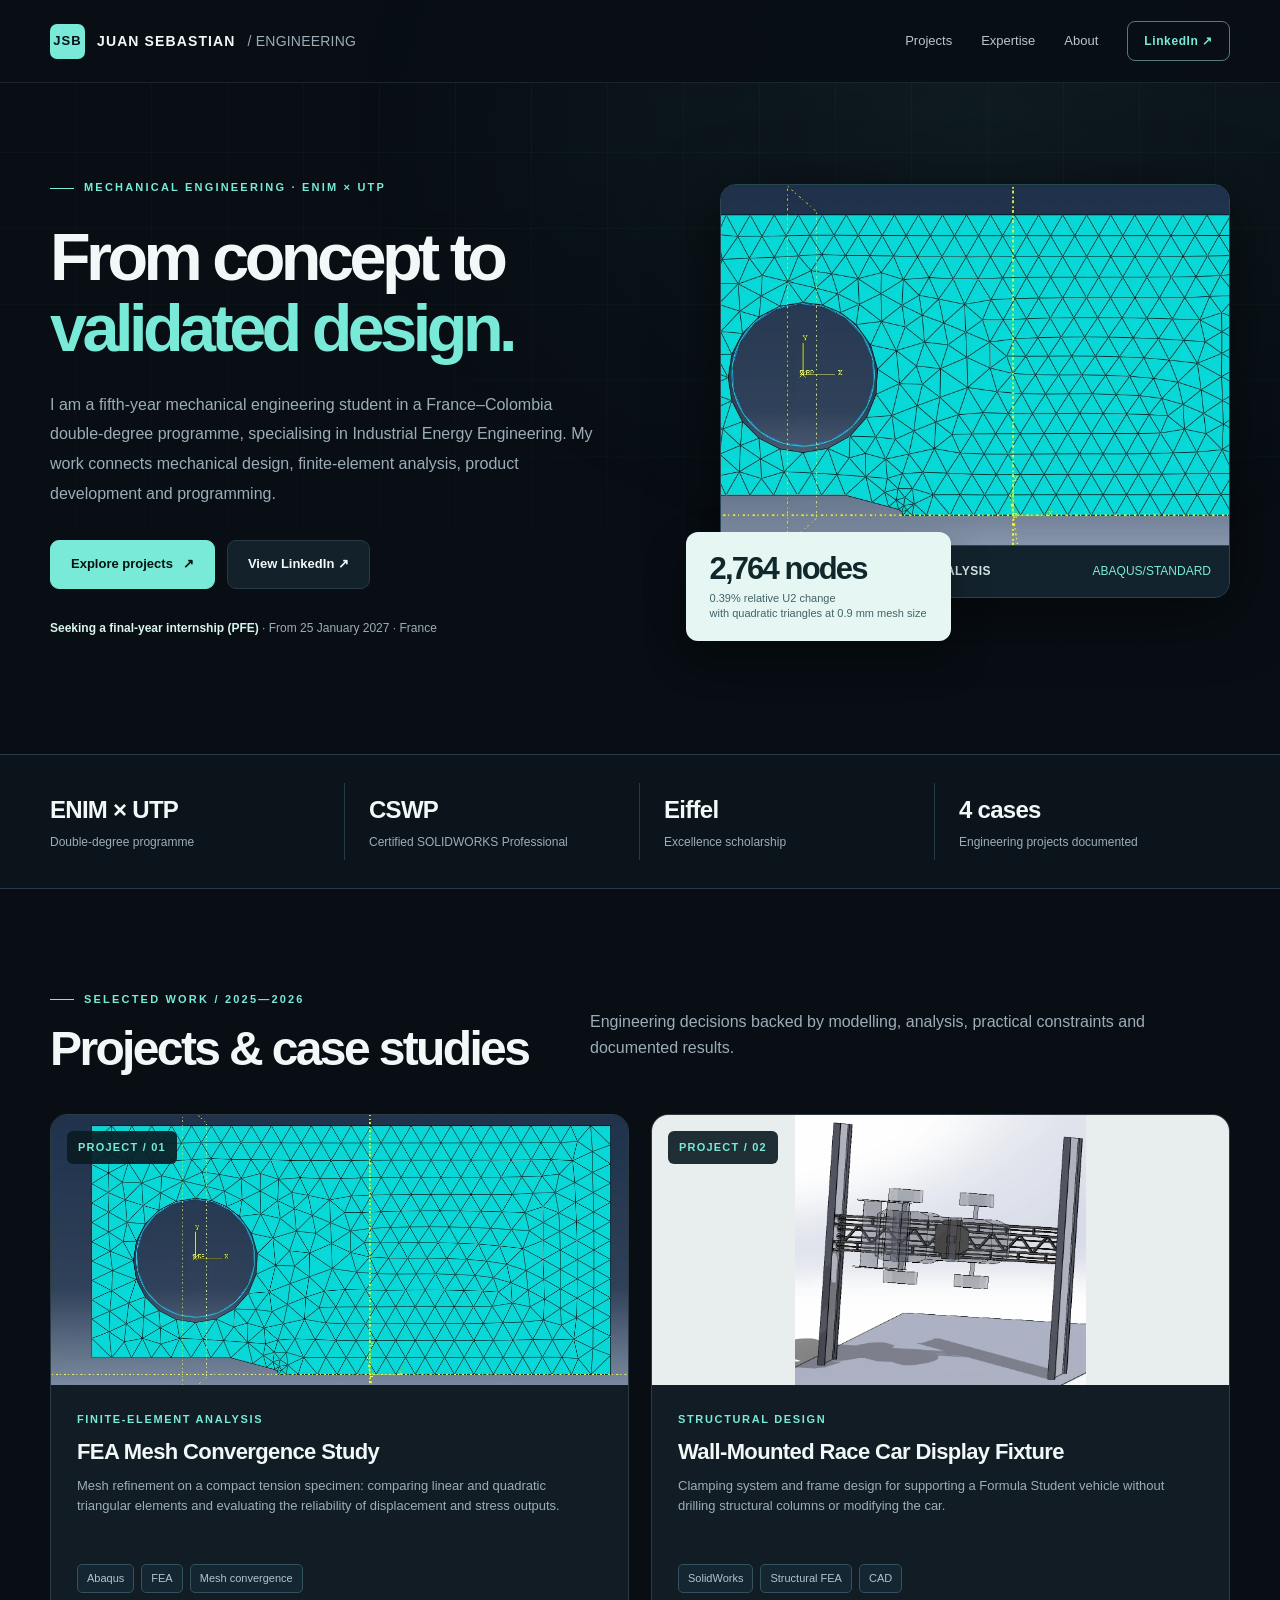
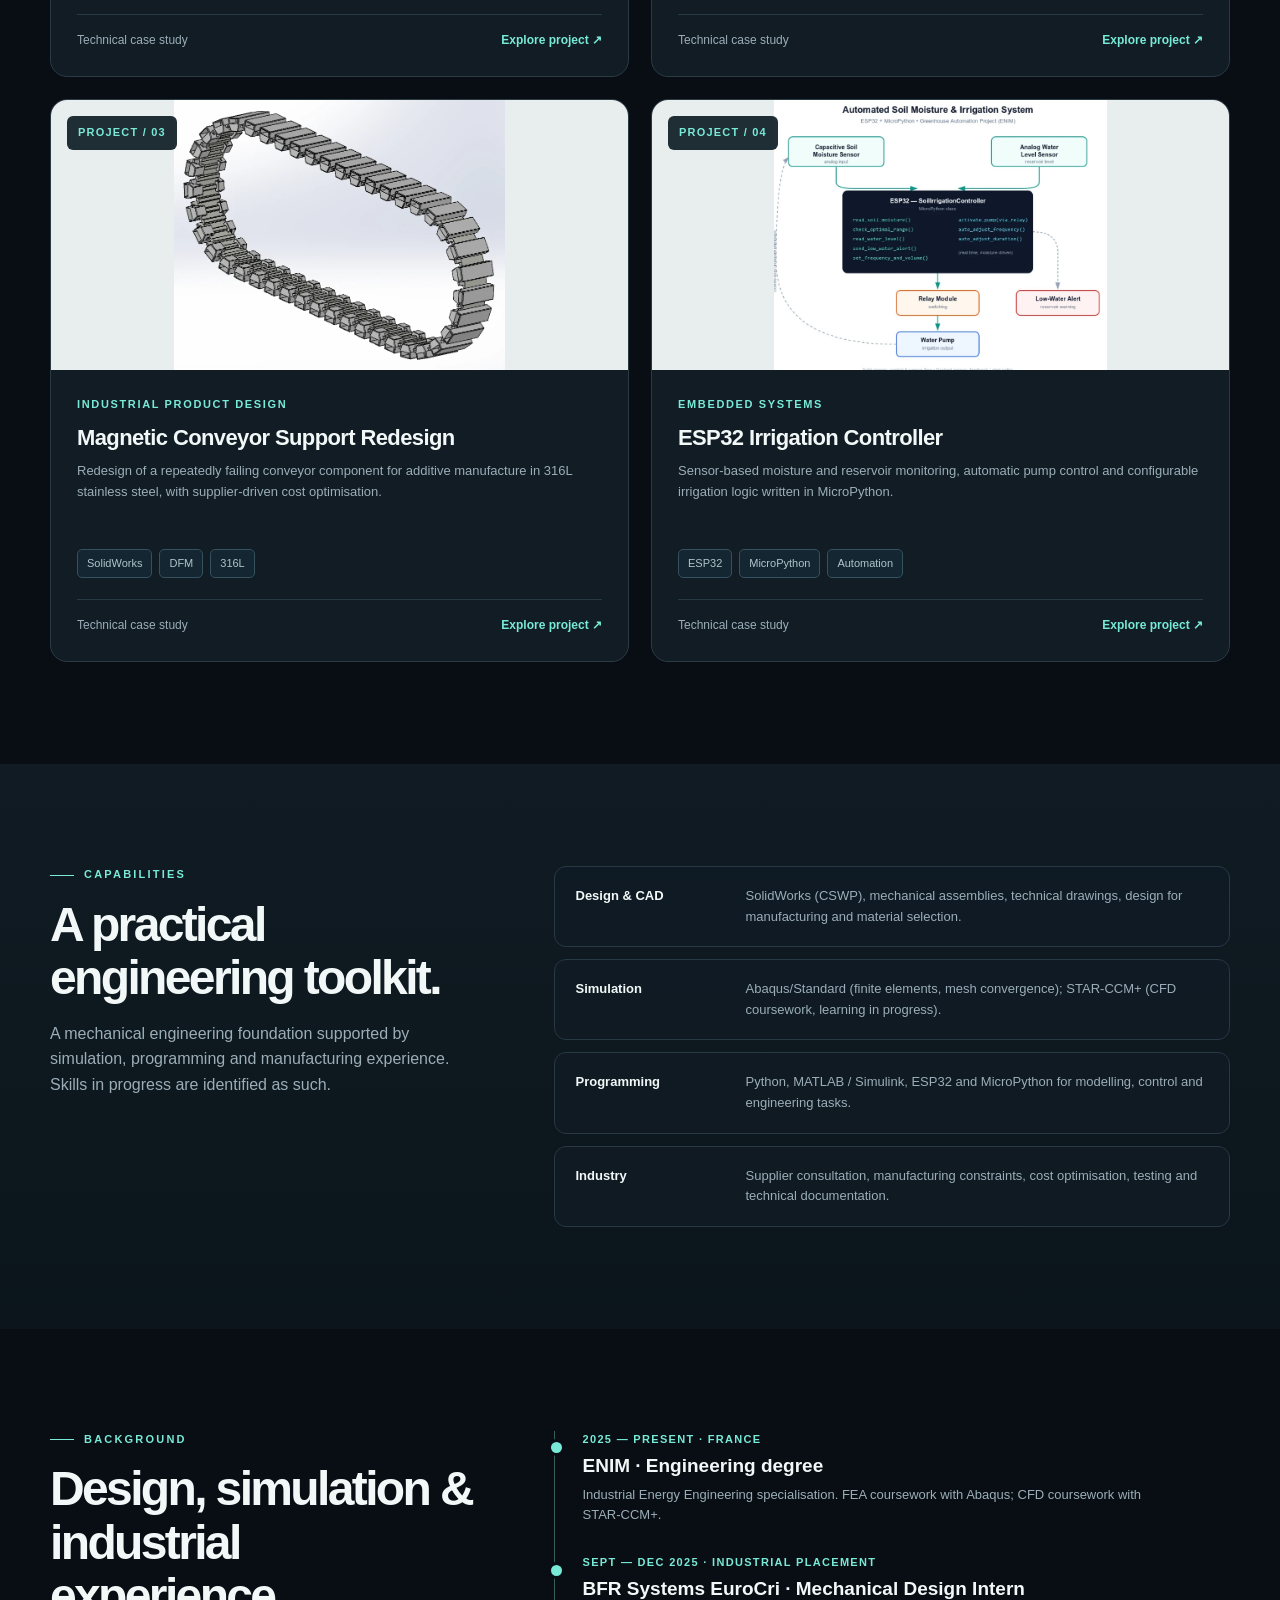
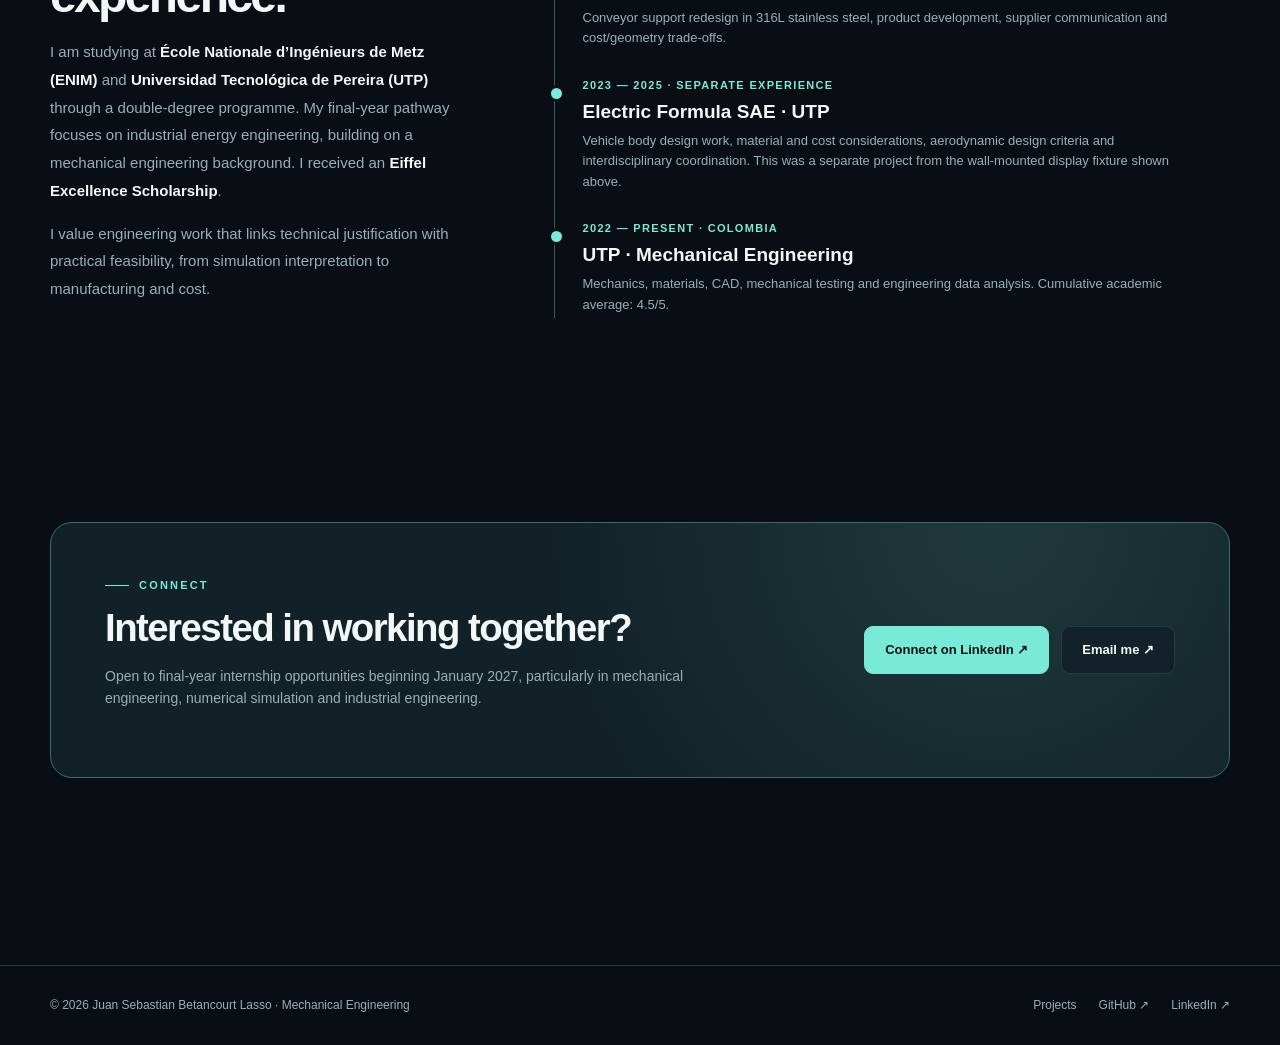
<file: index.html>
<!doctype html><html lang="en"><head><meta charset="utf-8"><meta name="viewport" content="width=device-width,initial-scale=1"><meta name="theme-color" content="#080e14"><meta name="description" content="Mechanical engineering project portfolio: Abaqus finite-element analysis, SolidWorks design, industrial cost optimisation and ESP32 automation."><title>Mechanical Engineering Portfolio | Juan Sebastian Betancourt</title><link rel="icon" type="image/svg+xml" href="assets/img/favicon.svg"><link rel="stylesheet" href="assets/css/styles.css"></head><body><a class="skip" href="#main">Skip to content</a><header class="nav-wrap"><div class="container nav"><a class="brand" href="index.html" aria-label="Back to home"><span class="brand-mark">JSB</span>JUAN SEBASTIAN <span> / ENGINEERING</span></a><button class="menu-toggle" type="button" aria-label="Open navigation" aria-expanded="false" data-menu>☰</button><nav class="nav-links" aria-label="Main navigation" data-nav-links><a href="index.html#projects">Projects</a><a href="index.html#expertise">Expertise</a><a href="index.html#about">About</a><a class="nav-cta" href="https://www.linkedin.com/in/juan-sebastian-betancourt-lasso/" target="_blank" rel="noopener noreferrer">LinkedIn ↗</a></nav></div></header><main id="main">
<div class="container"><section class="hero"><div><div class="eyebrow">MECHANICAL ENGINEERING · ENIM × UTP</div><h1>From concept to <em>validated design.</em></h1><p>I am a fifth-year mechanical engineering student in a France–Colombia double-degree programme, specialising in Industrial Energy Engineering. My work connects mechanical design, finite-element analysis, product development and programming.</p><div class="hero-actions"><a class="btn btn-primary" href="#projects">Explore projects <span aria-hidden="true">↗</span></a><a class="btn btn-secondary" href="https://www.linkedin.com/in/juan-sebastian-betancourt-lasso/" target="_blank" rel="noopener noreferrer">View LinkedIn ↗</a></div><div class="hero-footnote"><strong>Seeking a final-year internship (PFE)</strong> · From 25 January 2027 · France</div></div><div class="hero-visual"><div class="visual-frame"><img src="assets/img/abaqus-mesh.webp" alt="Finite-element mesh of a compact tension specimen in Abaqus"><div class="visual-label"><strong>FEATURED / FINITE-ELEMENT ANALYSIS</strong><span>ABAQUS/STANDARD</span></div></div><div class="floating-stat"><strong>2,764 nodes</strong><small>0.39% relative U2 change<br>with quadratic triangles at 0.9 mm mesh size</small></div></div></section></div>
<section class="metrics"><div class="container metrics-inner"><div class="metric"><strong>ENIM × UTP</strong><span>Double-degree programme</span></div><div class="metric"><strong>CSWP</strong><span>Certified SOLIDWORKS Professional</span></div><div class="metric"><strong>Eiffel</strong><span>Excellence scholarship</span></div><div class="metric"><strong>4 cases</strong><span>Engineering projects documented</span></div></div></section>
<section class="section" id="projects"><div class="container"><div class="section-top"><div><div class="eyebrow">SELECTED WORK / 2025—2026</div><h2 class="section-title">Projects & case studies</h2></div><p class="section-lede">Engineering decisions backed by modelling, analysis, practical constraints and documented results.</p></div><div class="project-grid">
<a class="project-card" href="projects/abaqus-mesh-convergence.html"><div class="card-image"><img class="cover" src="assets/img/abaqus-mesh.webp" alt="Abaqus finite element mesh detail of a CT specimen" loading="lazy"><span class="project-number">PROJECT / 01</span></div><div class="card-body"><div class="card-category">FINITE-ELEMENT ANALYSIS</div><h3>FEA Mesh Convergence Study</h3><p>Mesh refinement on a compact tension specimen: comparing linear and quadratic triangular elements and evaluating the reliability of displacement and stress outputs.</p><div class="pills"><span class="pill">Abaqus</span><span class="pill">FEA</span><span class="pill">Mesh convergence</span></div><div class="card-bottom"><span>Technical case study</span><b>Explore project ↗</b></div></div></a>
<a class="project-card" href="projects/race-car-display-fixture.html"><div class="card-image"><img class="" src="assets/img/fixture-assembly.webp" alt="SolidWorks assembly of the suspended Formula Student race car display fixture" loading="lazy"><span class="project-number">PROJECT / 02</span></div><div class="card-body"><div class="card-category">STRUCTURAL DESIGN</div><h3>Wall-Mounted Race Car Display Fixture</h3><p>Clamping system and frame design for supporting a Formula Student vehicle without drilling structural columns or modifying the car.</p><div class="pills"><span class="pill">SolidWorks</span><span class="pill">Structural FEA</span><span class="pill">CAD</span></div><div class="card-bottom"><span>Technical case study</span><b>Explore project ↗</b></div></div></a>
<a class="project-card" href="projects/magnetic-conveyor-redesign.html"><div class="card-image"><img class="" src="assets/img/conveyor-cad.webp" alt="CAD model of a magnetic conveyor belt with redesigned supports" loading="lazy"><span class="project-number">PROJECT / 03</span></div><div class="card-body"><div class="card-category">INDUSTRIAL PRODUCT DESIGN</div><h3>Magnetic Conveyor Support Redesign</h3><p>Redesign of a repeatedly failing conveyor component for additive manufacture in 316L stainless steel, with supplier-driven cost optimisation.</p><div class="pills"><span class="pill">SolidWorks</span><span class="pill">DFM</span><span class="pill">316L</span></div><div class="card-bottom"><span>Technical case study</span><b>Explore project ↗</b></div></div></a>
<a class="project-card" href="projects/esp32-irrigation-controller.html"><div class="card-image"><img class="" src="assets/img/esp32-diagram.webp" alt="ESP32 automated irrigation system functional architecture" loading="lazy"><span class="project-number">PROJECT / 04</span></div><div class="card-body"><div class="card-category">EMBEDDED SYSTEMS</div><h3>ESP32 Irrigation Controller</h3><p>Sensor-based moisture and reservoir monitoring, automatic pump control and configurable irrigation logic written in MicroPython.</p><div class="pills"><span class="pill">ESP32</span><span class="pill">MicroPython</span><span class="pill">Automation</span></div><div class="card-bottom"><span>Technical case study</span><b>Explore project ↗</b></div></div></a>
</div></div></section>
<section class="section expertise" id="expertise"><div class="container two-column"><div><div class="eyebrow">CAPABILITIES</div><h2 class="section-title">A practical engineering toolkit.</h2><p class="section-lede">A mechanical engineering foundation supported by simulation, programming and manufacturing experience. Skills in progress are identified as such.</p></div><div class="skill-stack"><div class="skill-row"><strong>Design & CAD</strong><p>SolidWorks (CSWP), mechanical assemblies, technical drawings, design for manufacturing and material selection.</p></div><div class="skill-row"><strong>Simulation</strong><p>Abaqus/Standard (finite elements, mesh convergence); STAR-CCM+ (CFD coursework, learning in progress).</p></div><div class="skill-row"><strong>Programming</strong><p>Python, MATLAB / Simulink, ESP32 and MicroPython for modelling, control and engineering tasks.</p></div><div class="skill-row"><strong>Industry</strong><p>Supplier consultation, manufacturing constraints, cost optimisation, testing and technical documentation.</p></div></div></div></section>
<section class="section" id="about"><div class="container two-column"><div><div class="eyebrow">BACKGROUND</div><h2 class="section-title">Design, simulation & industrial experience.</h2><p class="profile-text">I am studying at <strong>École Nationale d’Ingénieurs de Metz (ENIM)</strong> and <strong>Universidad Tecnológica de Pereira (UTP)</strong> through a double-degree programme. My final-year pathway focuses on industrial energy engineering, building on a mechanical engineering background. I received an <strong>Eiffel Excellence Scholarship</strong>.</p><p class="profile-text">I value engineering work that links technical justification with practical feasibility, from simulation interpretation to manufacturing and cost.</p></div><div class="timeline"><div class="timeline-entry"><div class="timeline-year">2025 — PRESENT · FRANCE</div><h3>ENIM · Engineering degree</h3><p>Industrial Energy Engineering specialisation. FEA coursework with Abaqus; CFD coursework with STAR-CCM+.</p></div><div class="timeline-entry"><div class="timeline-year">SEPT — DEC 2025 · INDUSTRIAL PLACEMENT</div><h3>BFR Systems EuroCri · Mechanical Design Intern</h3><p>Conveyor support redesign in 316L stainless steel, product development, supplier communication and cost/geometry trade-offs.</p></div><div class="timeline-entry"><div class="timeline-year">2023 — 2025 · SEPARATE EXPERIENCE</div><h3>Electric Formula SAE · UTP</h3><p>Vehicle body design work, material and cost considerations, aerodynamic design criteria and interdisciplinary coordination. This was a separate project from the wall-mounted display fixture shown above.</p></div><div class="timeline-entry"><div class="timeline-year">2022 — PRESENT · COLOMBIA</div><h3>UTP · Mechanical Engineering</h3><p>Mechanics, materials, CAD, mechanical testing and engineering data analysis. Cumulative academic average: 4.5/5.</p></div></div></div></section>
<section class="section" id="contact"><div class="container"><div class="contact"><div><div class="eyebrow">CONNECT</div><h2>Interested in working together?</h2><p>Open to final-year internship opportunities beginning January 2027, particularly in mechanical engineering, numerical simulation and industrial engineering.</p></div><div class="inline-actions"><a class="btn btn-primary" href="https://www.linkedin.com/in/juan-sebastian-betancourt-lasso/" target="_blank" rel="noopener noreferrer">Connect on LinkedIn ↗</a><a class="btn btn-secondary" href="mailto:s.betancourt@utp.edu.co">Email me ↗</a></div></div></div></section></main><footer class="footer"><div class="container footer-inner"><span>© 2026 Juan Sebastian Betancourt Lasso · Mechanical Engineering</span><div class="footer-links"><a href="index.html#projects">Projects</a><a href="https://github.com/SBet18" target="_blank" rel="noopener noreferrer">GitHub ↗</a><a href="https://www.linkedin.com/in/juan-sebastian-betancourt-lasso/" target="_blank" rel="noopener noreferrer">LinkedIn ↗</a></div></div></footer><script src="assets/js/main.js" defer></script></body></html>
</file>
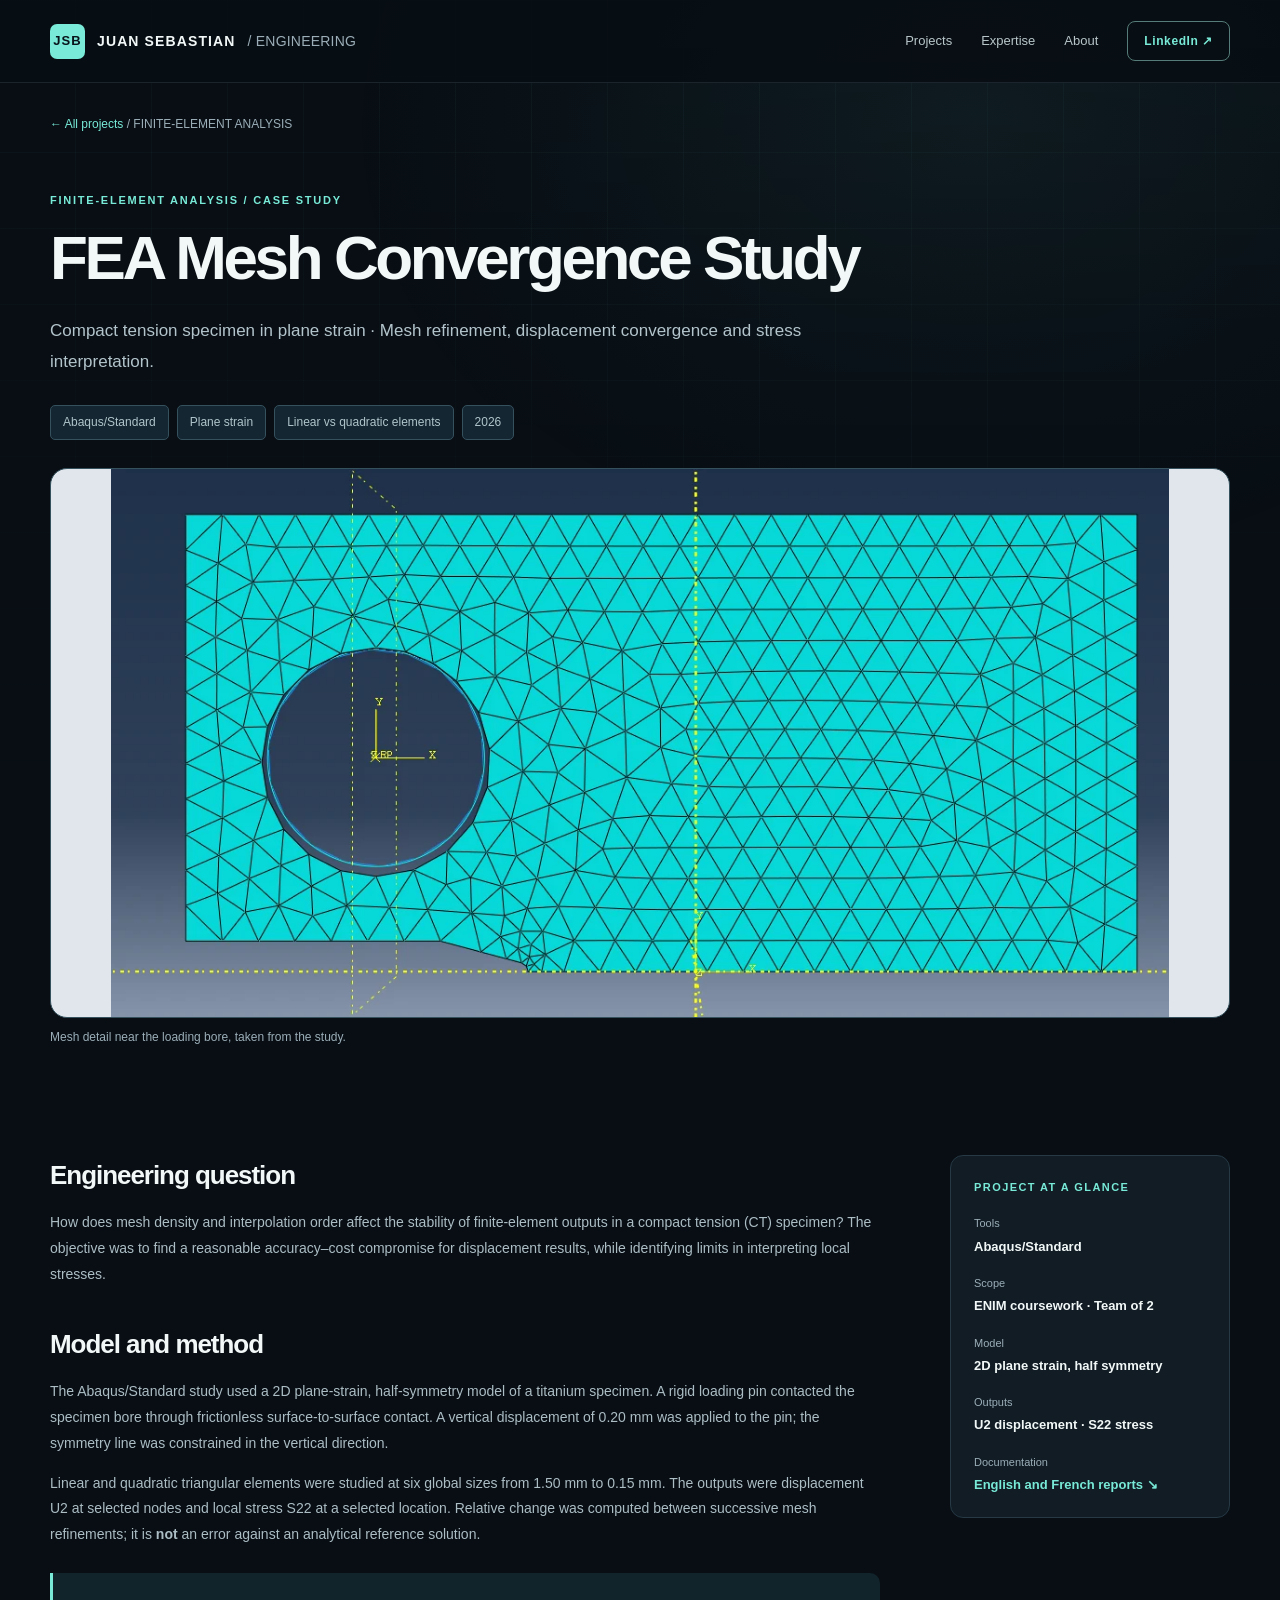
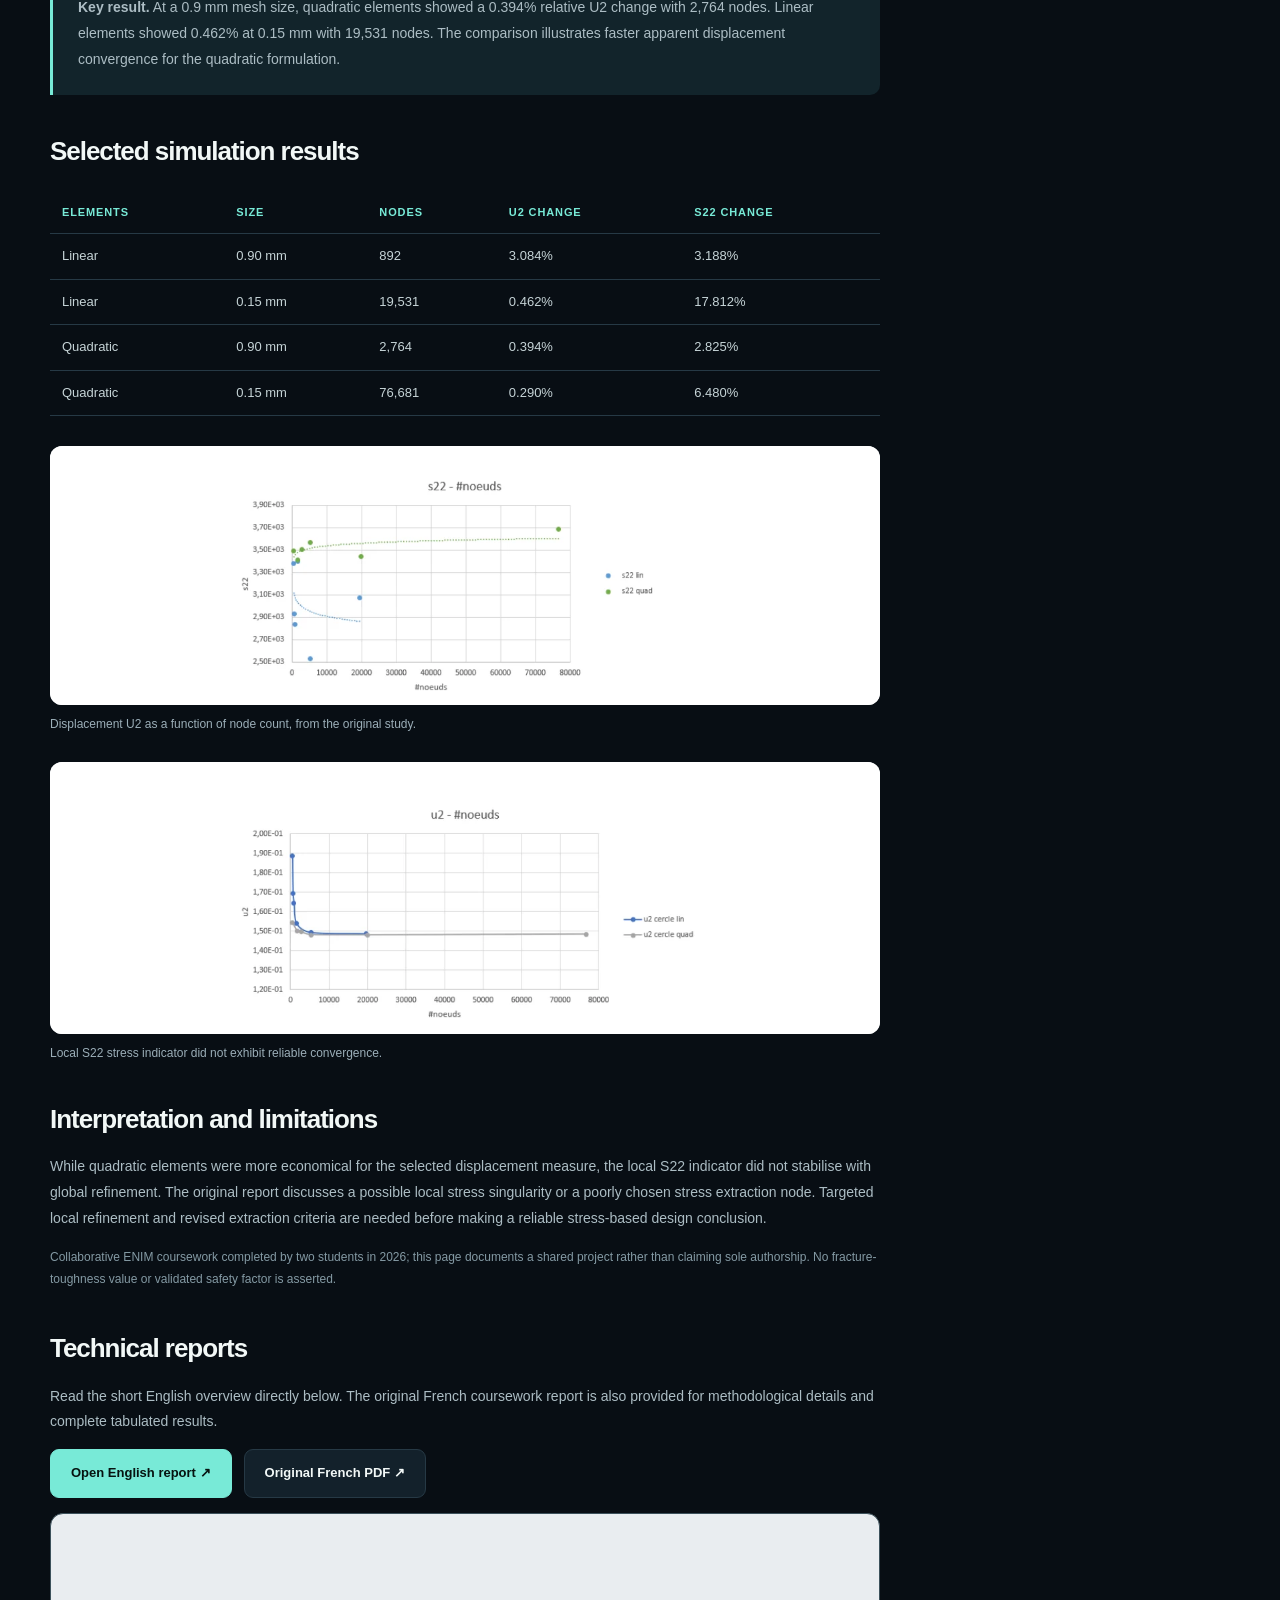
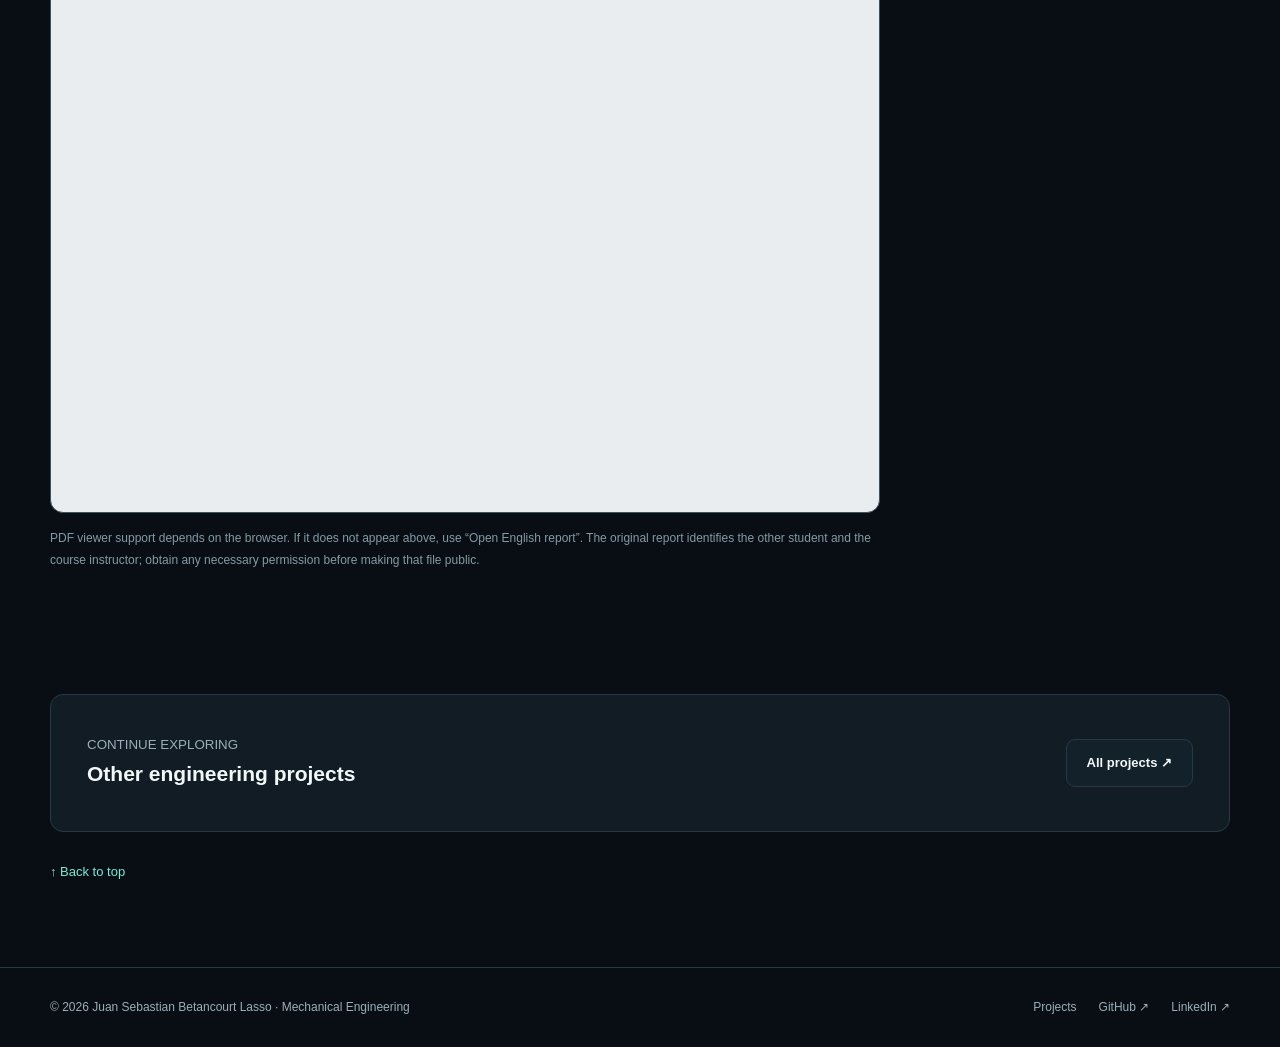
<file: projects/abaqus-mesh-convergence.html>
<!doctype html><html lang="en"><head><meta charset="utf-8"><meta name="viewport" content="width=device-width,initial-scale=1"><meta name="theme-color" content="#080e14"><meta name="description" content="Compact tension specimen in plane strain · Mesh refinement, displacement convergence and stress interpretation."><title>FEA Mesh Convergence Study | Juan Sebastian Betancourt</title><link rel="icon" type="image/svg+xml" href="../assets/img/favicon.svg"><link rel="stylesheet" href="../assets/css/styles.css"></head><body><a class="skip" href="#main">Skip to content</a><header class="nav-wrap"><div class="container nav"><a class="brand" href="../index.html" aria-label="Back to home"><span class="brand-mark">JSB</span>JUAN SEBASTIAN <span> / ENGINEERING</span></a><button class="menu-toggle" type="button" aria-label="Open navigation" aria-expanded="false" data-menu>☰</button><nav class="nav-links" aria-label="Main navigation" data-nav-links><a href="../index.html#projects">Projects</a><a href="../index.html#expertise">Expertise</a><a href="../index.html#about">About</a><a class="nav-cta" href="https://www.linkedin.com/in/juan-sebastian-betancourt-lasso/" target="_blank" rel="noopener noreferrer">LinkedIn ↗</a></nav></div></header><main id="main"><div class="container"><div class="breadcrumb"><a href="../index.html#projects">← All projects</a> / FINITE-ELEMENT ANALYSIS</div><section class="project-hero"><div class="project-kicker">FINITE-ELEMENT ANALYSIS / CASE STUDY</div><h1>FEA Mesh Convergence Study</h1><p class="deck">Compact tension specimen in plane strain · Mesh refinement, displacement convergence and stress interpretation.</p><div class="project-meta"><span class="pill">Abaqus/Standard</span><span class="pill">Plane strain</span><span class="pill">Linear vs quadratic elements</span><span class="pill">2026</span></div><div class="wide-image "><img src="../assets/img/abaqus-mesh.webp" alt="Finite element mesh of compact tension specimen around pin and notch"></div><p class="caption">Mesh detail near the loading bore, taken from the study.</p></section><div class="project-content"><article><h2>Engineering question</h2><p>How does mesh density and interpolation order affect the stability of finite-element outputs in a compact tension (CT) specimen? The objective was to find a reasonable accuracy–cost compromise for displacement results, while identifying limits in interpreting local stresses.</p>
<h2>Model and method</h2><p>The Abaqus/Standard study used a 2D plane-strain, half-symmetry model of a titanium specimen. A rigid loading pin contacted the specimen bore through frictionless surface-to-surface contact. A vertical displacement of 0.20 mm was applied to the pin; the symmetry line was constrained in the vertical direction.</p><p>Linear and quadratic triangular elements were studied at six global sizes from 1.50 mm to 0.15 mm. The outputs were displacement U2 at selected nodes and local stress S22 at a selected location. Relative change was computed between successive mesh refinements; it is <strong>not</strong> an error against an analytical reference solution.</p>
<div class="technical-callout"><p><strong>Key result.</strong> At a 0.9 mm mesh size, quadratic elements showed a 0.394% relative U2 change with 2,764 nodes. Linear elements showed 0.462% at 0.15 mm with 19,531 nodes. The comparison illustrates faster apparent displacement convergence for the quadratic formulation.</p></div>
<h2>Selected simulation results</h2><table class="data-table"><thead><tr><th>Elements</th><th>Size</th><th>Nodes</th><th>U2 change</th><th>S22 change</th></tr></thead><tbody><tr><td>Linear</td><td>0.90 mm</td><td>892</td><td>3.084%</td><td>3.188%</td></tr><tr><td>Linear</td><td>0.15 mm</td><td>19,531</td><td>0.462%</td><td>17.812%</td></tr><tr><td>Quadratic</td><td>0.90 mm</td><td>2,764</td><td>0.394%</td><td>2.825%</td></tr><tr><td>Quadratic</td><td>0.15 mm</td><td>76,681</td><td>0.290%</td><td>6.480%</td></tr></tbody></table>
<figure class="figure-block"><img src="../assets/img/abaqus-u2-chart.webp" alt="Original displacement convergence chart from the report" loading="lazy"><figcaption>Displacement U2 as a function of node count, from the original study.</figcaption></figure>
<figure class="figure-block"><img src="../assets/img/abaqus-stress-chart.webp" alt="Original S22 stress trend chart" loading="lazy"><figcaption>Local S22 stress indicator did not exhibit reliable convergence.</figcaption></figure>
<h2>Interpretation and limitations</h2><p>While quadratic elements were more economical for the selected displacement measure, the local S22 indicator did not stabilise with global refinement. The original report discusses a possible local stress singularity or a poorly chosen stress extraction node. Targeted local refinement and revised extraction criteria are needed before making a reliable stress-based design conclusion.</p><p class="muted-note">Collaborative ENIM coursework completed by two students in 2026; this page documents a shared project rather than claiming sole authorship. No fracture-toughness value or validated safety factor is asserted.</p><section class="reports" id="report"><h2>Technical reports</h2><p>Read the short English overview directly below. The original French coursework report is also provided for methodological details and complete tabulated results.</p><div class="inline-actions report-actions"><a class="btn btn-primary" href="../assets/reports/FEA_Mesh_Convergence_Study_EN.pdf" target="_blank" rel="noopener noreferrer">Open English report ↗</a><a class="btn btn-secondary" href="../assets/reports/FEA_Convergence_Original_FR.pdf" target="_blank" rel="noopener noreferrer">Original French PDF ↗</a></div><iframe class="report-frame" title="Embedded one-page Abaqus FEA mesh convergence study report" loading="lazy" src="../assets/reports/FEA_Mesh_Convergence_Study_EN.pdf#toolbar=0"></iframe><p class="muted-note">PDF viewer support depends on the browser. If it does not appear above, use “Open English report”. The original report identifies the other student and the course instructor; obtain any necessary permission before making that file public.</p></section></article><aside><div class="aside-box"><div class="aside-title">PROJECT AT A GLANCE</div><dl><dt>Tools</dt><dd>Abaqus/Standard</dd><dt>Scope</dt><dd>ENIM coursework · Team of 2</dd><dt>Model</dt><dd>2D plane strain, half symmetry</dd><dt>Outputs</dt><dd>U2 displacement · S22 stress</dd><dt>Documentation</dt><dd><a href="#report">English and French reports ↘</a></dd></dl></div></aside></div><div class="project-next"><div><small>CONTINUE EXPLORING</small><h3>Other engineering projects</h3></div><a class="btn btn-secondary" href="../index.html#projects">All projects ↗</a></div><p class="back-top"><a href="#main">↑ Back to top</a></p></div></main><footer class="footer"><div class="container footer-inner"><span>© 2026 Juan Sebastian Betancourt Lasso · Mechanical Engineering</span><div class="footer-links"><a href="../index.html#projects">Projects</a><a href="https://github.com/SBet18" target="_blank" rel="noopener noreferrer">GitHub ↗</a><a href="https://www.linkedin.com/in/juan-sebastian-betancourt-lasso/" target="_blank" rel="noopener noreferrer">LinkedIn ↗</a></div></div></footer><script src="../assets/js/main.js" defer></script></body></html>
</file>
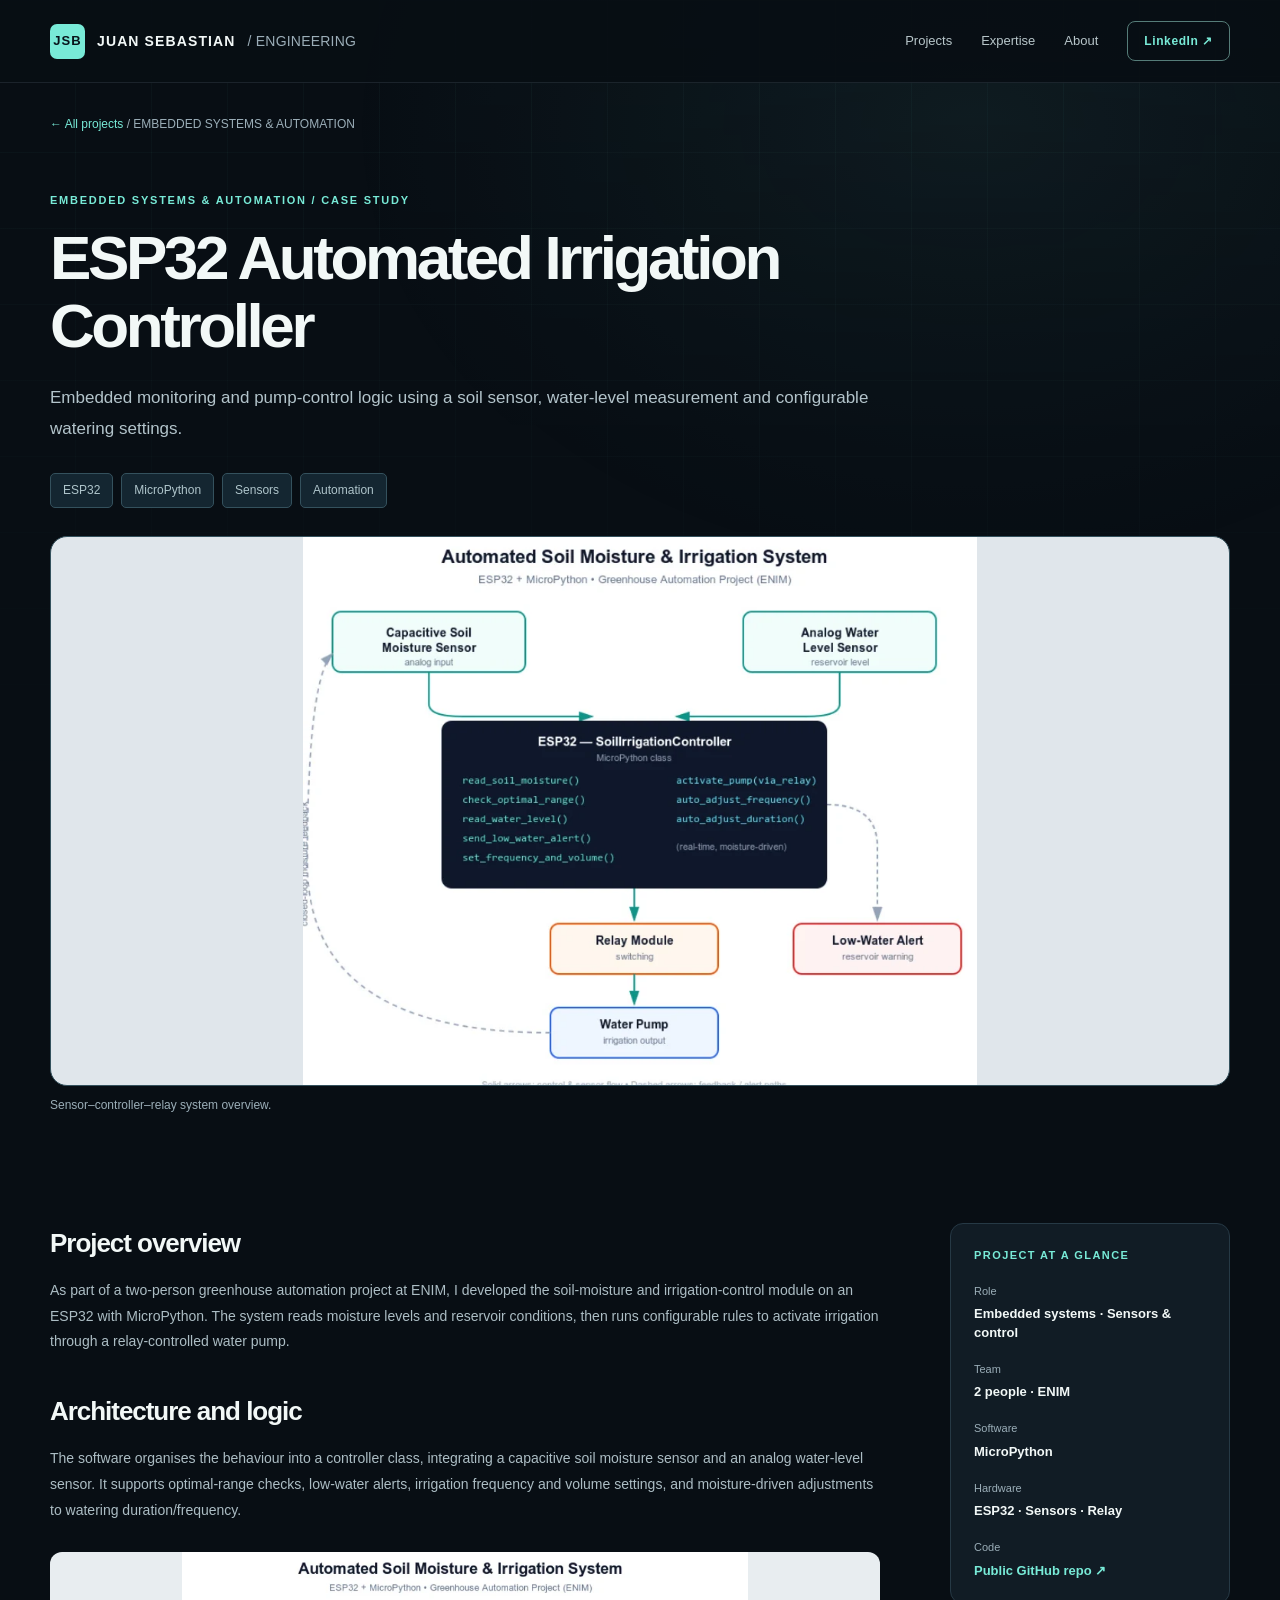
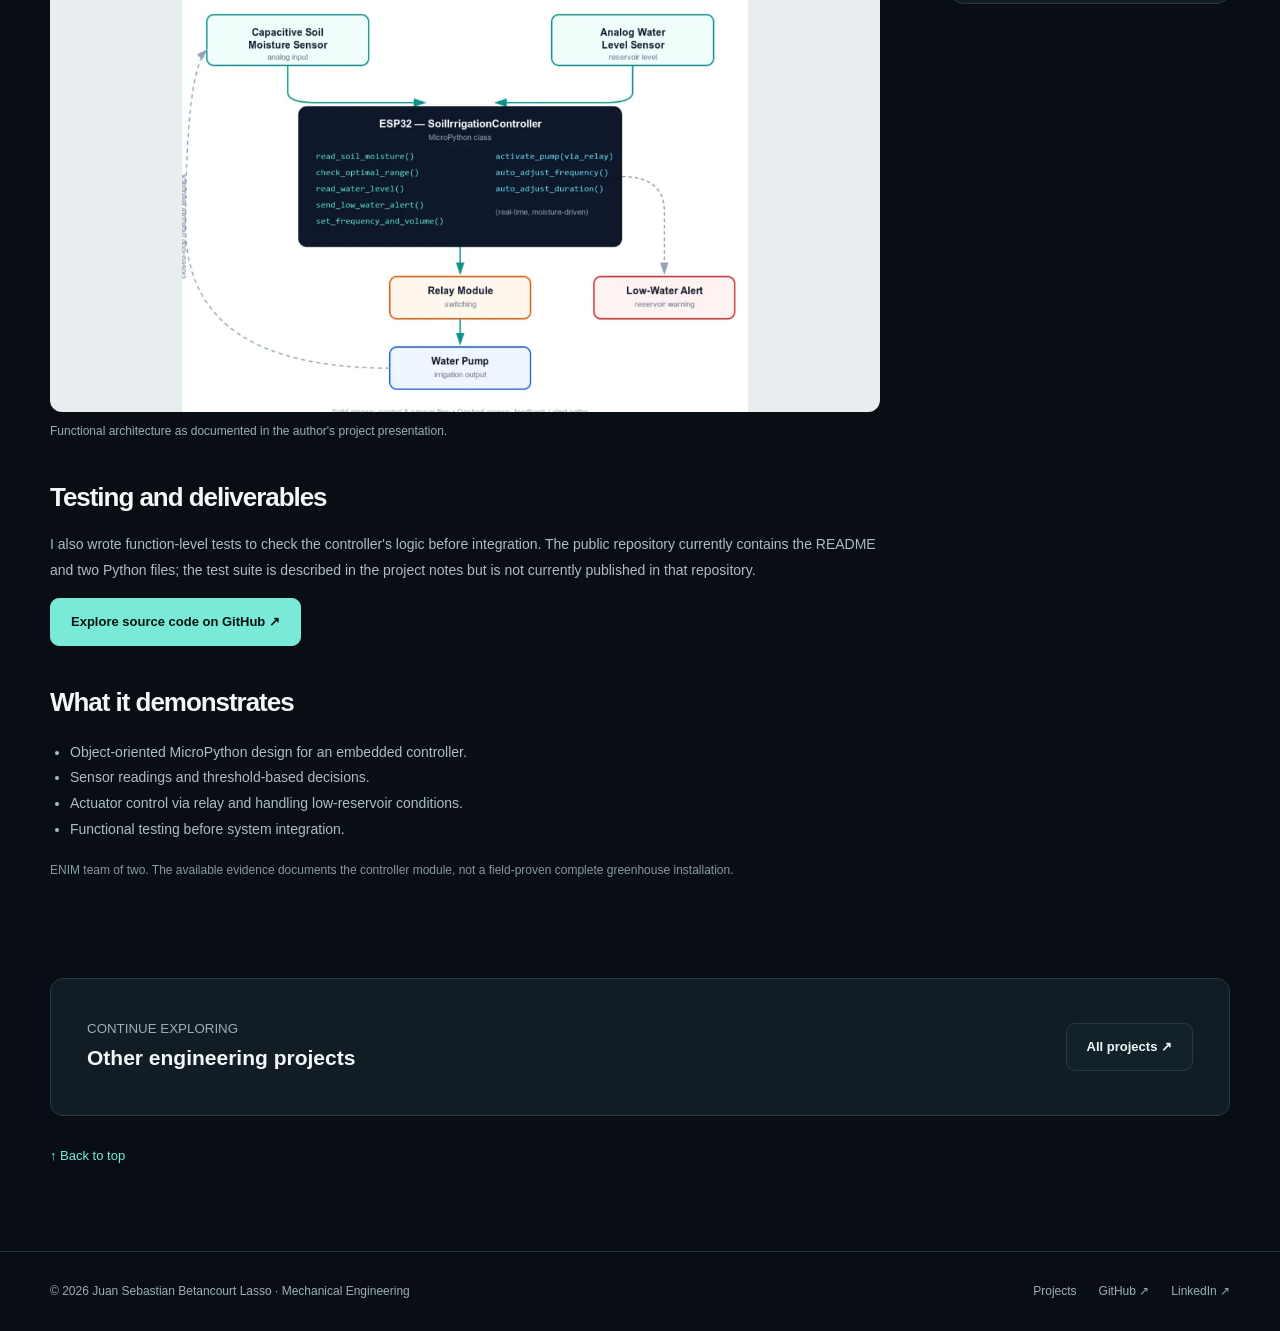
<file: projects/esp32-irrigation-controller.html>
<!doctype html><html lang="en"><head><meta charset="utf-8"><meta name="viewport" content="width=device-width,initial-scale=1"><meta name="theme-color" content="#080e14"><meta name="description" content="Embedded monitoring and pump-control logic using a soil sensor, water-level measurement and configurable watering settings."><title>ESP32 Automated Irrigation Controller | Juan Sebastian Betancourt</title><link rel="icon" type="image/svg+xml" href="../assets/img/favicon.svg"><link rel="stylesheet" href="../assets/css/styles.css"></head><body><a class="skip" href="#main">Skip to content</a><header class="nav-wrap"><div class="container nav"><a class="brand" href="../index.html" aria-label="Back to home"><span class="brand-mark">JSB</span>JUAN SEBASTIAN <span> / ENGINEERING</span></a><button class="menu-toggle" type="button" aria-label="Open navigation" aria-expanded="false" data-menu>☰</button><nav class="nav-links" aria-label="Main navigation" data-nav-links><a href="../index.html#projects">Projects</a><a href="../index.html#expertise">Expertise</a><a href="../index.html#about">About</a><a class="nav-cta" href="https://www.linkedin.com/in/juan-sebastian-betancourt-lasso/" target="_blank" rel="noopener noreferrer">LinkedIn ↗</a></nav></div></header><main id="main"><div class="container"><div class="breadcrumb"><a href="../index.html#projects">← All projects</a> / EMBEDDED SYSTEMS &amp; AUTOMATION</div><section class="project-hero"><div class="project-kicker">EMBEDDED SYSTEMS &amp; AUTOMATION / CASE STUDY</div><h1>ESP32 Automated Irrigation Controller</h1><p class="deck">Embedded monitoring and pump-control logic using a soil sensor, water-level measurement and configurable watering settings.</p><div class="project-meta"><span class="pill">ESP32</span><span class="pill">MicroPython</span><span class="pill">Sensors</span><span class="pill">Automation</span></div><div class="wide-image "><img src="../assets/img/esp32-diagram.webp" alt="Irrigation controller architecture diagram"></div><p class="caption">Sensor–controller–relay system overview.</p></section><div class="project-content"><article><h2>Project overview</h2><p>As part of a two-person greenhouse automation project at ENIM, I developed the soil-moisture and irrigation-control module on an ESP32 with MicroPython. The system reads moisture levels and reservoir conditions, then runs configurable rules to activate irrigation through a relay-controlled water pump.</p>
<h2>Architecture and logic</h2><p>The software organises the behaviour into a controller class, integrating a capacitive soil moisture sensor and an analog water-level sensor. It supports optimal-range checks, low-water alerts, irrigation frequency and volume settings, and moisture-driven adjustments to watering duration/frequency.</p>
<figure class="figure-block"><img src="../assets/img/esp32-diagram.webp" alt="Block diagram: soil sensor and water level sensor feed the ESP32, which drives relay, pump and alert" loading="lazy"><figcaption>Functional architecture as documented in the author's project presentation.</figcaption></figure>
<h2>Testing and deliverables</h2><p>I also wrote function-level tests to check the controller's logic before integration. The public repository currently contains the README and two Python files; the test suite is described in the project notes but is not currently published in that repository.</p><div class="inline-actions"><a class="btn btn-primary" href="https://github.com/SBet18/esp32-soil-irrigation-controller" target="_blank" rel="noopener noreferrer">Explore source code on GitHub ↗</a></div>
<h2>What it demonstrates</h2><ul><li>Object-oriented MicroPython design for an embedded controller.</li><li>Sensor readings and threshold-based decisions.</li><li>Actuator control via relay and handling low-reservoir conditions.</li><li>Functional testing before system integration.</li></ul>
<p class="muted-note">ENIM team of two. The available evidence documents the controller module, not a field-proven complete greenhouse installation.</p></article><aside><div class="aside-box"><div class="aside-title">PROJECT AT A GLANCE</div><dl><dt>Role</dt><dd>Embedded systems · Sensors & control</dd><dt>Team</dt><dd>2 people · ENIM</dd><dt>Software</dt><dd>MicroPython</dd><dt>Hardware</dt><dd>ESP32 · Sensors · Relay</dd><dt>Code</dt><dd><a href="https://github.com/SBet18/esp32-soil-irrigation-controller" target="_blank" rel="noopener noreferrer">Public GitHub repo ↗</a></dd></dl></div></aside></div><div class="project-next"><div><small>CONTINUE EXPLORING</small><h3>Other engineering projects</h3></div><a class="btn btn-secondary" href="../index.html#projects">All projects ↗</a></div><p class="back-top"><a href="#main">↑ Back to top</a></p></div></main><footer class="footer"><div class="container footer-inner"><span>© 2026 Juan Sebastian Betancourt Lasso · Mechanical Engineering</span><div class="footer-links"><a href="../index.html#projects">Projects</a><a href="https://github.com/SBet18" target="_blank" rel="noopener noreferrer">GitHub ↗</a><a href="https://www.linkedin.com/in/juan-sebastian-betancourt-lasso/" target="_blank" rel="noopener noreferrer">LinkedIn ↗</a></div></div></footer><script src="../assets/js/main.js" defer></script></body></html>
</file>
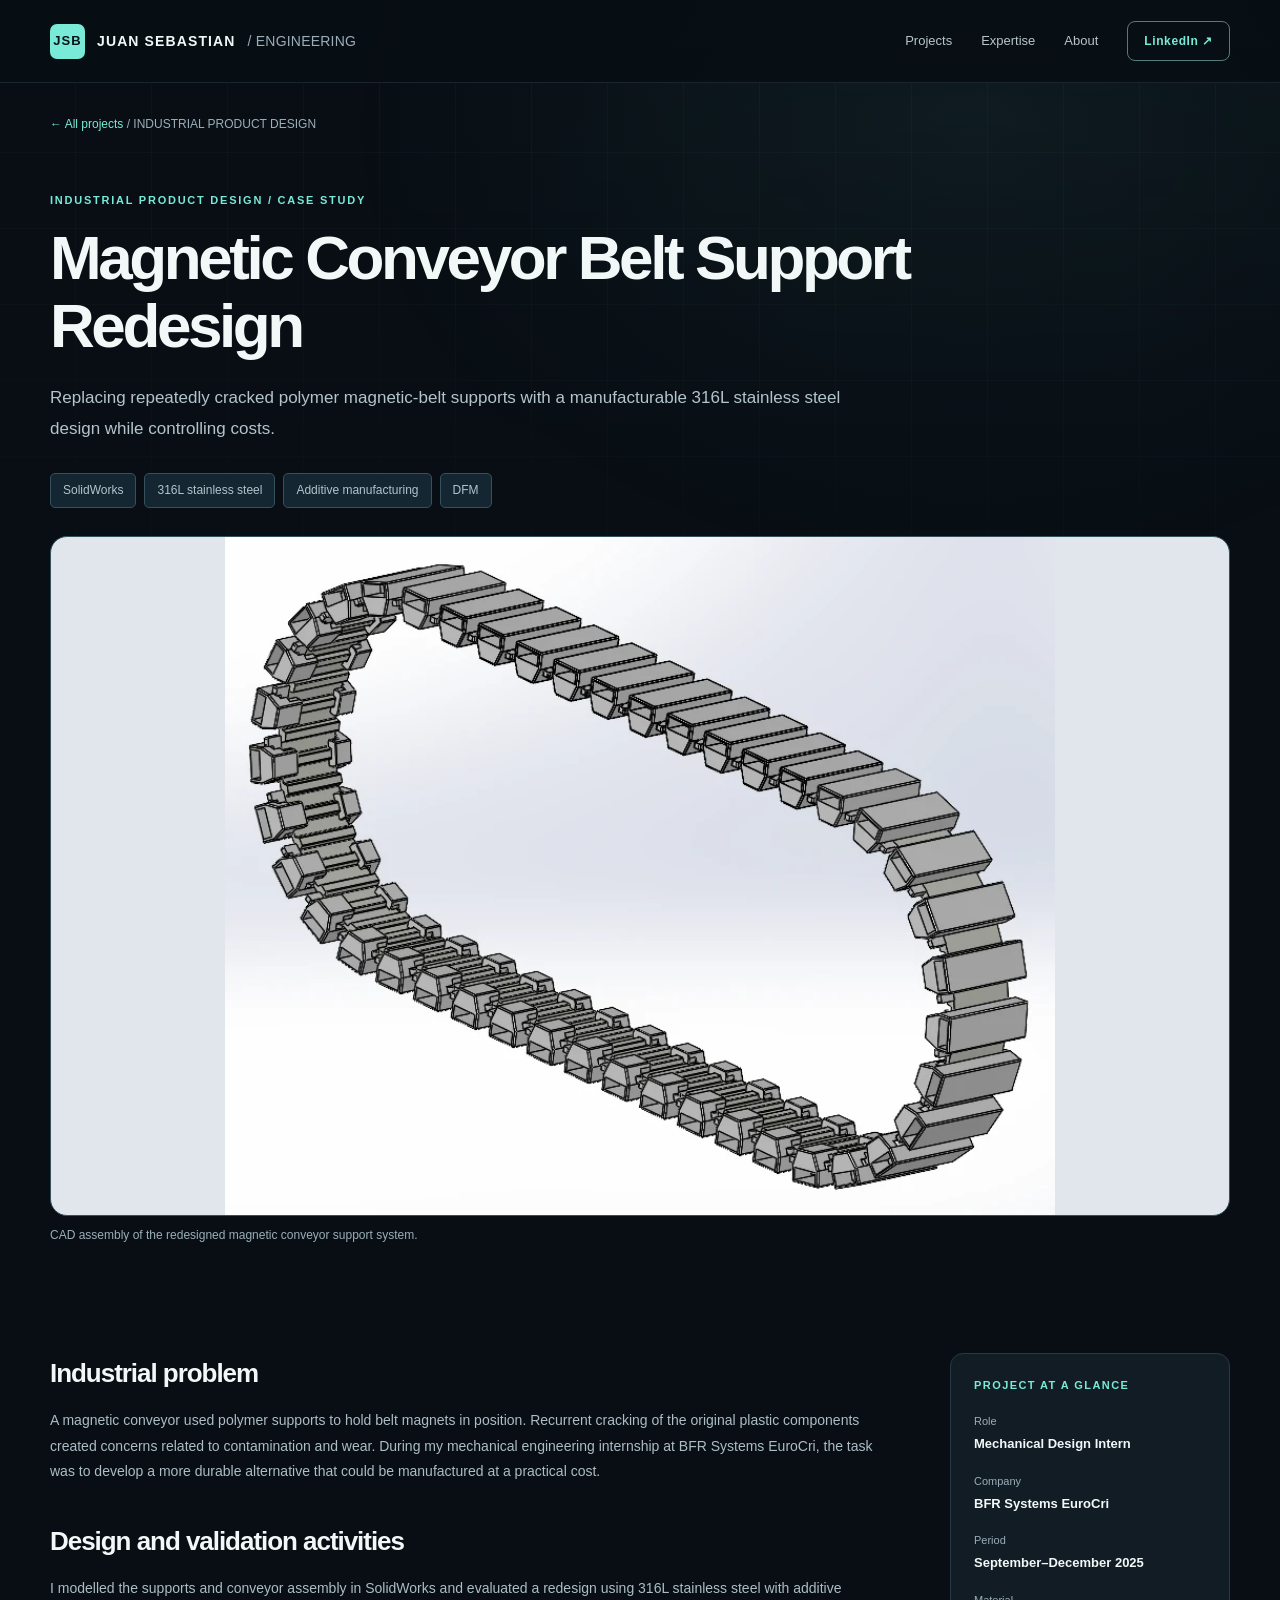
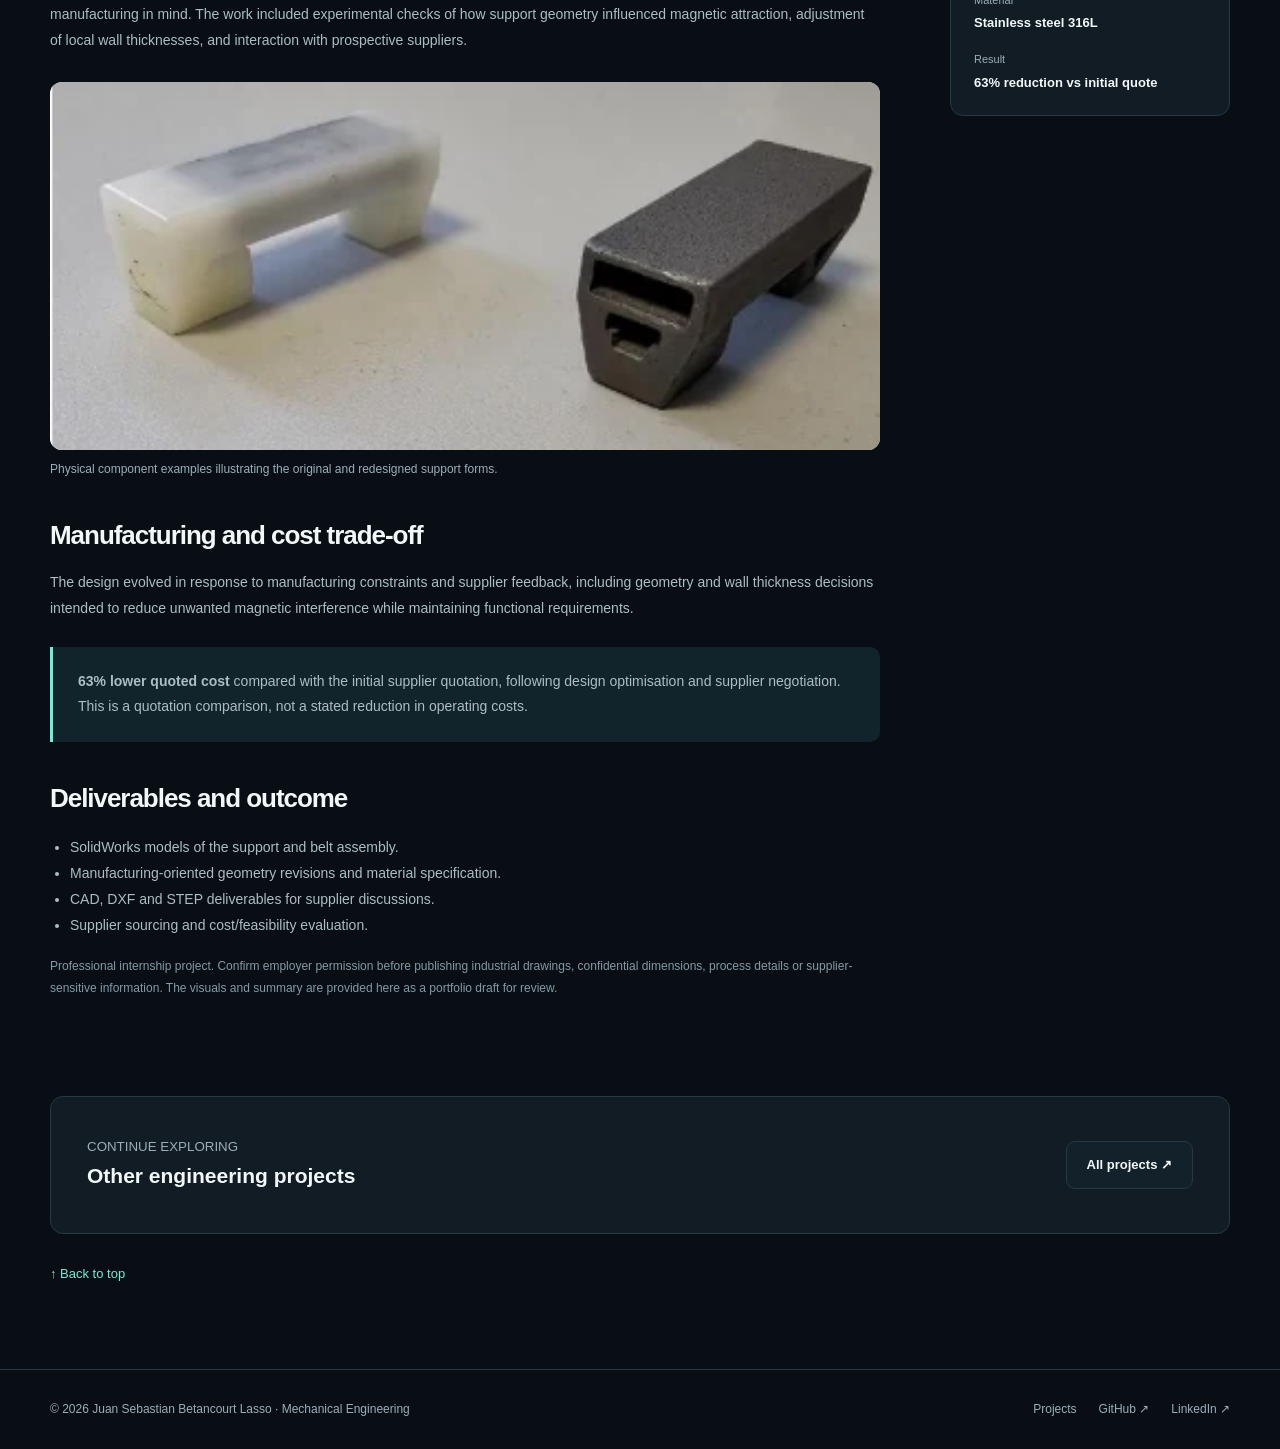
<file: projects/magnetic-conveyor-redesign.html>
<!doctype html><html lang="en"><head><meta charset="utf-8"><meta name="viewport" content="width=device-width,initial-scale=1"><meta name="theme-color" content="#080e14"><meta name="description" content="Replacing repeatedly cracked polymer magnetic-belt supports with a manufacturable 316L stainless steel design while controlling costs."><title>Magnetic Conveyor Belt Support Redesign | Juan Sebastian Betancourt</title><link rel="icon" type="image/svg+xml" href="../assets/img/favicon.svg"><link rel="stylesheet" href="../assets/css/styles.css"></head><body><a class="skip" href="#main">Skip to content</a><header class="nav-wrap"><div class="container nav"><a class="brand" href="../index.html" aria-label="Back to home"><span class="brand-mark">JSB</span>JUAN SEBASTIAN <span> / ENGINEERING</span></a><button class="menu-toggle" type="button" aria-label="Open navigation" aria-expanded="false" data-menu>☰</button><nav class="nav-links" aria-label="Main navigation" data-nav-links><a href="../index.html#projects">Projects</a><a href="../index.html#expertise">Expertise</a><a href="../index.html#about">About</a><a class="nav-cta" href="https://www.linkedin.com/in/juan-sebastian-betancourt-lasso/" target="_blank" rel="noopener noreferrer">LinkedIn ↗</a></nav></div></header><main id="main"><div class="container"><div class="breadcrumb"><a href="../index.html#projects">← All projects</a> / INDUSTRIAL PRODUCT DESIGN</div><section class="project-hero"><div class="project-kicker">INDUSTRIAL PRODUCT DESIGN / CASE STUDY</div><h1>Magnetic Conveyor Belt Support Redesign</h1><p class="deck">Replacing repeatedly cracked polymer magnetic-belt supports with a manufacturable 316L stainless steel design while controlling costs.</p><div class="project-meta"><span class="pill">SolidWorks</span><span class="pill">316L stainless steel</span><span class="pill">Additive manufacturing</span><span class="pill">DFM</span></div><div class="wide-image tall"><img src="../assets/img/conveyor-cad.webp" alt="SolidWorks CAD representation of the conveyor belt and supports"></div><p class="caption">CAD assembly of the redesigned magnetic conveyor support system.</p></section><div class="project-content"><article><h2>Industrial problem</h2><p>A magnetic conveyor used polymer supports to hold belt magnets in position. Recurrent cracking of the original plastic components created concerns related to contamination and wear. During my mechanical engineering internship at BFR Systems EuroCri, the task was to develop a more durable alternative that could be manufactured at a practical cost.</p>
<h2>Design and validation activities</h2><p>I modelled the supports and conveyor assembly in SolidWorks and evaluated a redesign using 316L stainless steel with additive manufacturing in mind. The work included experimental checks of how support geometry influenced magnetic attraction, adjustment of local wall thicknesses, and interaction with prospective suppliers.</p>
<figure class="figure-block"><img src="../assets/img/conveyor-prototypes.webp" alt="Original white polymer conveyor support alongside a darker metal replacement" loading="lazy"><figcaption>Physical component examples illustrating the original and redesigned support forms.</figcaption></figure>
<h2>Manufacturing and cost trade-off</h2><p>The design evolved in response to manufacturing constraints and supplier feedback, including geometry and wall thickness decisions intended to reduce unwanted magnetic interference while maintaining functional requirements.</p>
<div class="technical-callout"><p><strong>63% lower quoted cost</strong> compared with the initial supplier quotation, following design optimisation and supplier negotiation. This is a quotation comparison, not a stated reduction in operating costs.</p></div>
<h2>Deliverables and outcome</h2><ul><li>SolidWorks models of the support and belt assembly.</li><li>Manufacturing-oriented geometry revisions and material specification.</li><li>CAD, DXF and STEP deliverables for supplier discussions.</li><li>Supplier sourcing and cost/feasibility evaluation.</li></ul>
<p class="muted-note">Professional internship project. Confirm employer permission before publishing industrial drawings, confidential dimensions, process details or supplier-sensitive information. The visuals and summary are provided here as a portfolio draft for review.</p></article><aside><div class="aside-box"><div class="aside-title">PROJECT AT A GLANCE</div><dl><dt>Role</dt><dd>Mechanical Design Intern</dd><dt>Company</dt><dd>BFR Systems EuroCri</dd><dt>Period</dt><dd>September–December 2025</dd><dt>Material</dt><dd>Stainless steel 316L</dd><dt>Result</dt><dd>63% reduction vs initial quote</dd></dl></div></aside></div><div class="project-next"><div><small>CONTINUE EXPLORING</small><h3>Other engineering projects</h3></div><a class="btn btn-secondary" href="../index.html#projects">All projects ↗</a></div><p class="back-top"><a href="#main">↑ Back to top</a></p></div></main><footer class="footer"><div class="container footer-inner"><span>© 2026 Juan Sebastian Betancourt Lasso · Mechanical Engineering</span><div class="footer-links"><a href="../index.html#projects">Projects</a><a href="https://github.com/SBet18" target="_blank" rel="noopener noreferrer">GitHub ↗</a><a href="https://www.linkedin.com/in/juan-sebastian-betancourt-lasso/" target="_blank" rel="noopener noreferrer">LinkedIn ↗</a></div></div></footer><script src="../assets/js/main.js" defer></script></body></html>
</file>
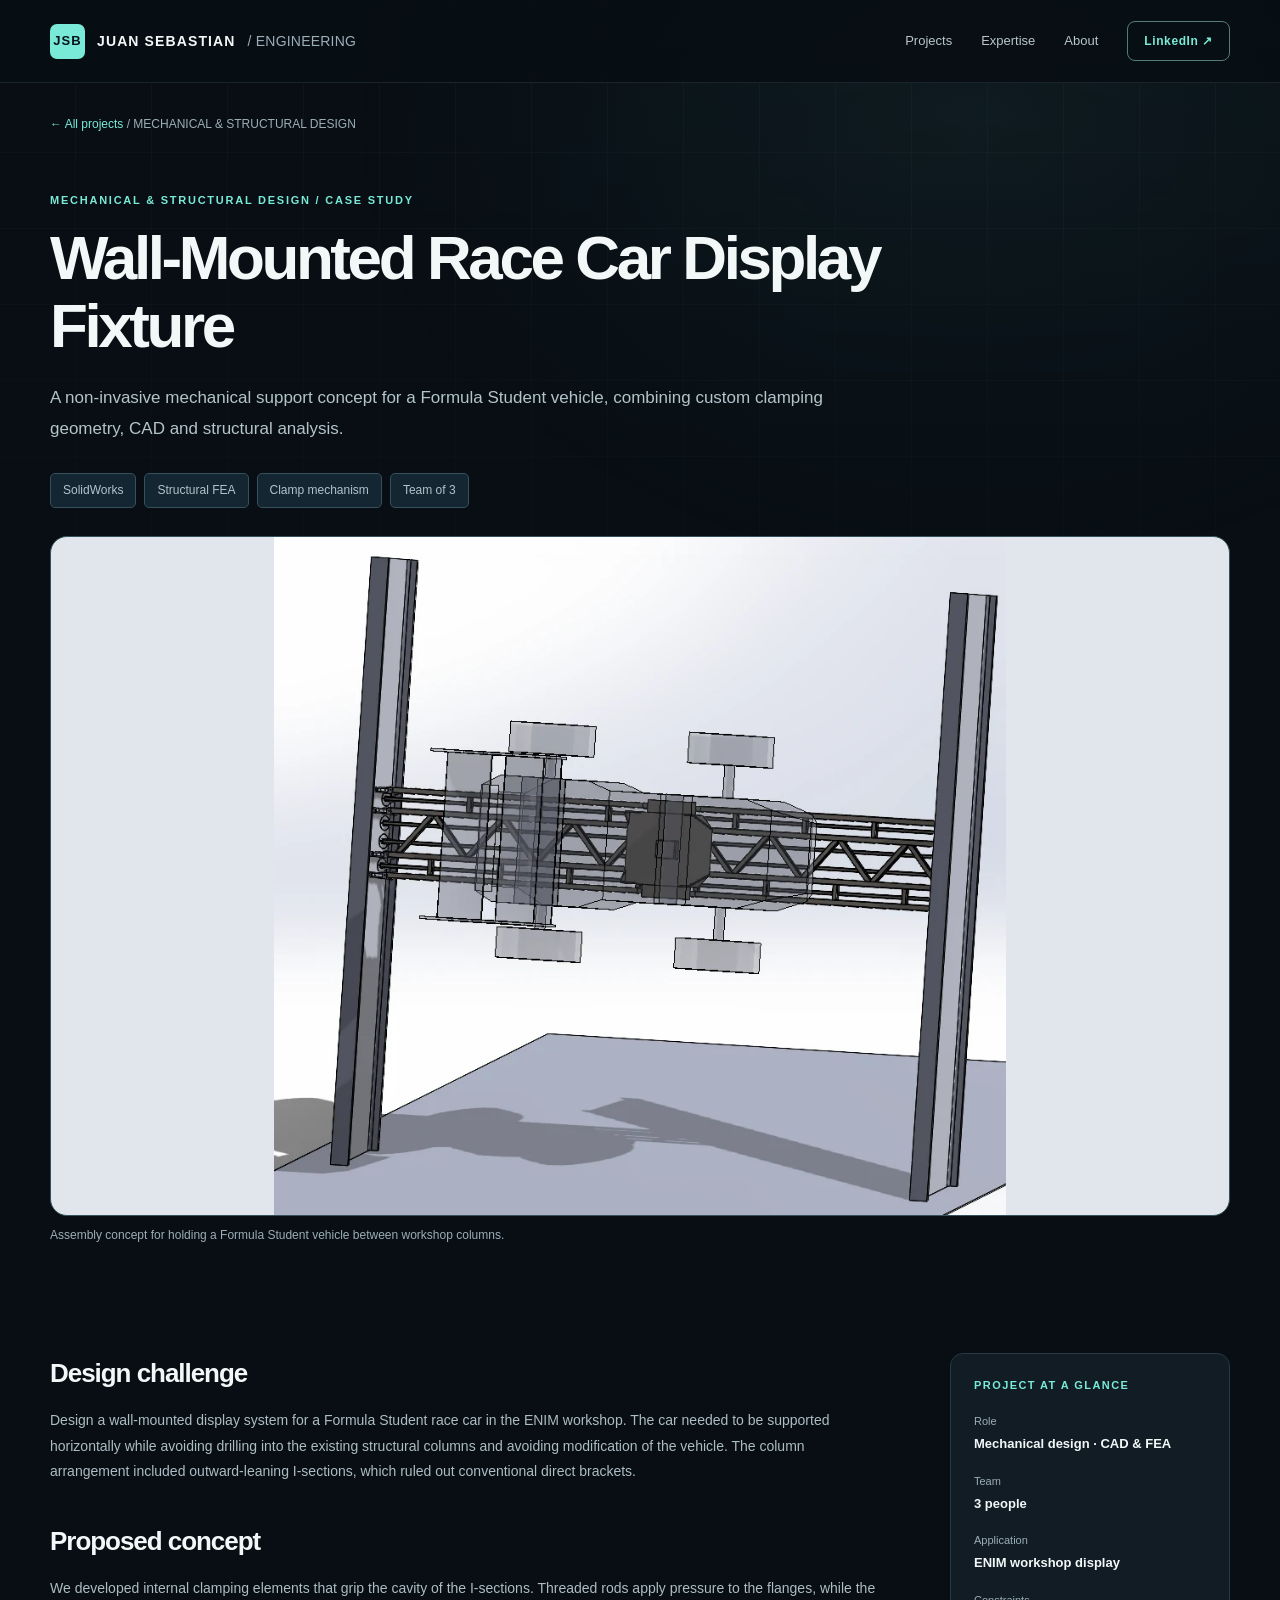
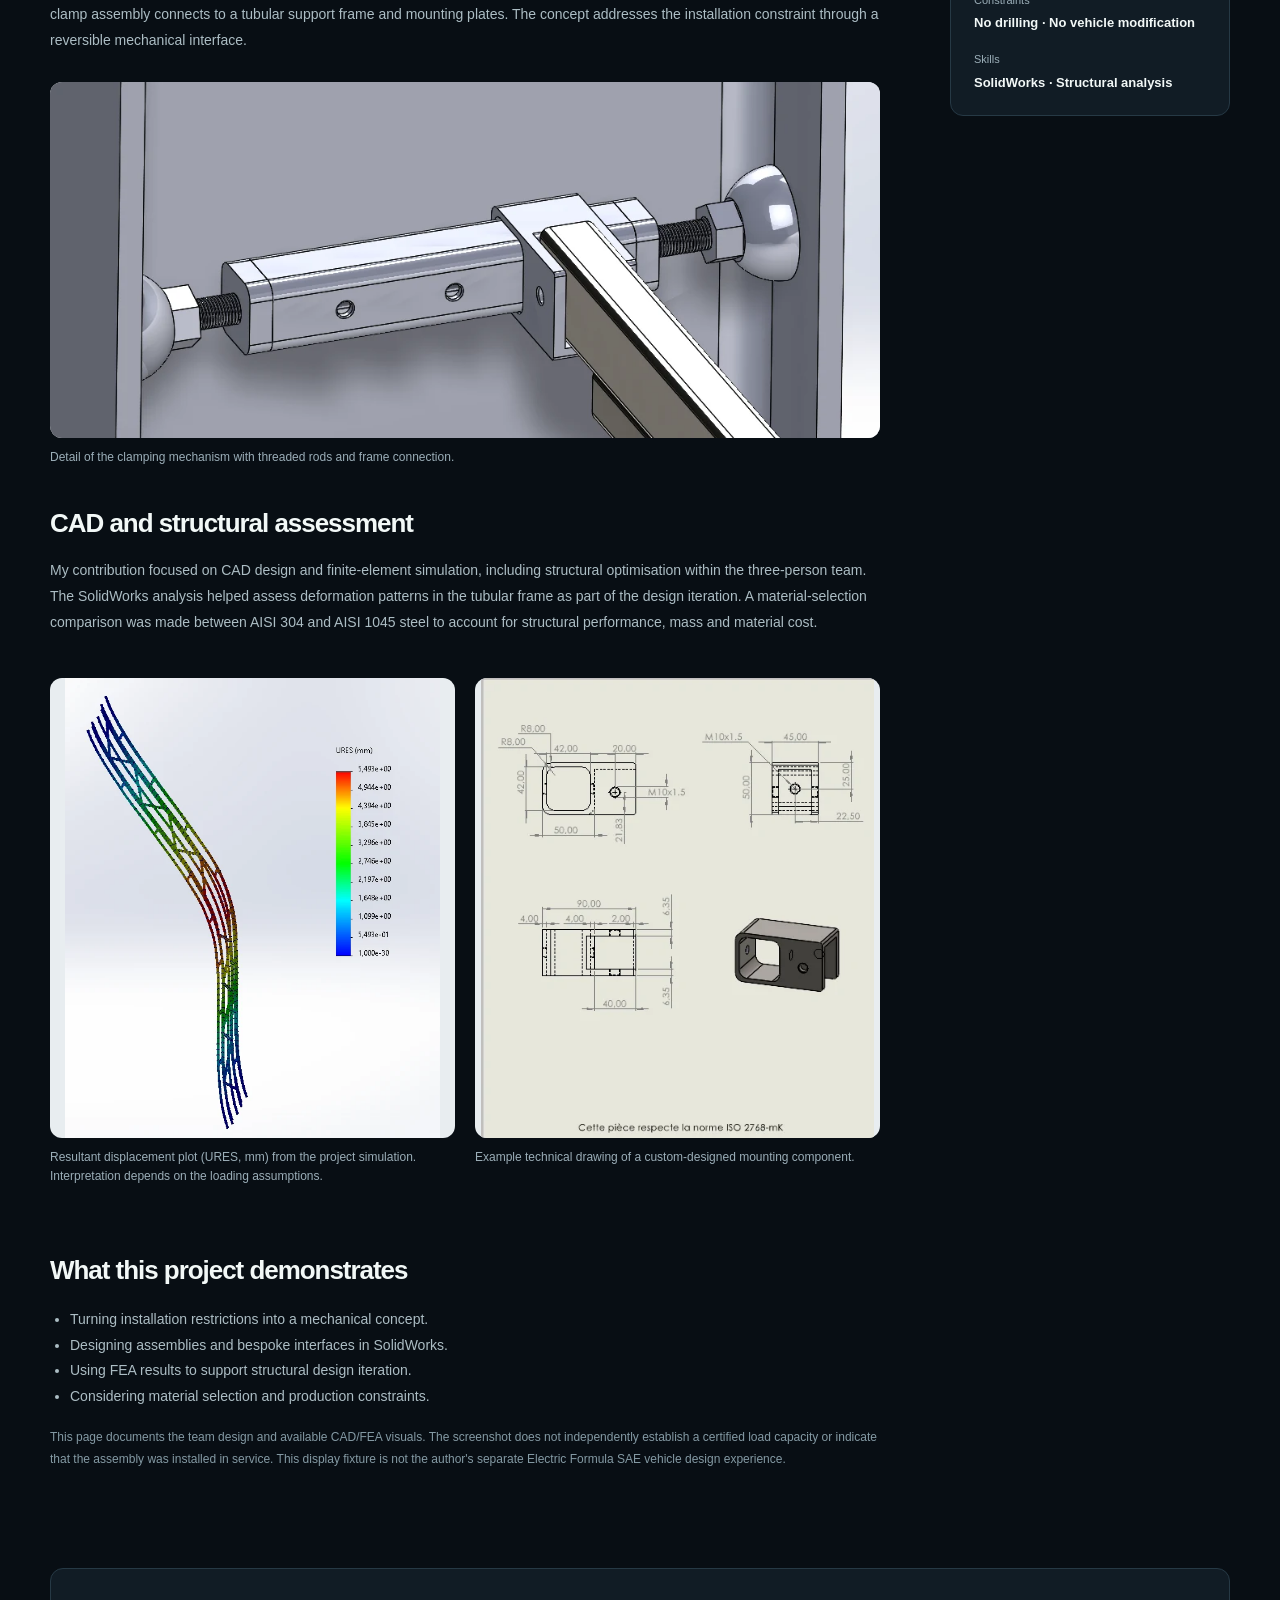
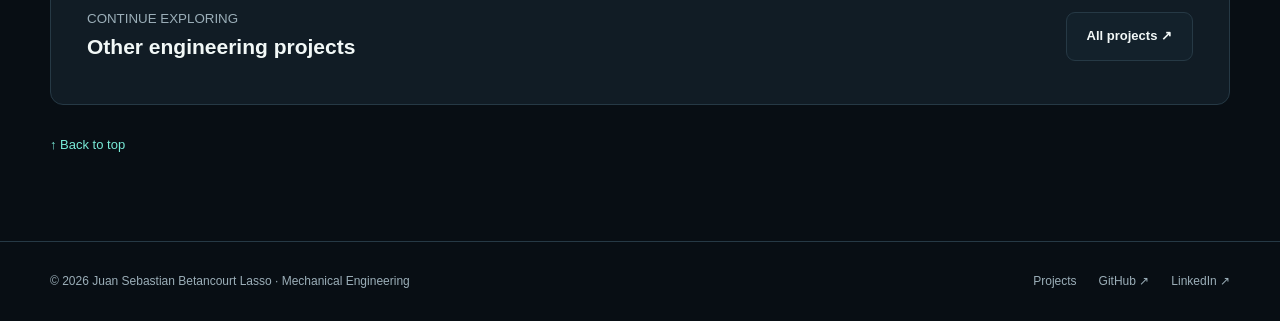
<file: projects/race-car-display-fixture.html>
<!doctype html><html lang="en"><head><meta charset="utf-8"><meta name="viewport" content="width=device-width,initial-scale=1"><meta name="theme-color" content="#080e14"><meta name="description" content="A non-invasive mechanical support concept for a Formula Student vehicle, combining custom clamping geometry, CAD and structural analysis."><title>Wall-Mounted Race Car Display Fixture | Juan Sebastian Betancourt</title><link rel="icon" type="image/svg+xml" href="../assets/img/favicon.svg"><link rel="stylesheet" href="../assets/css/styles.css"></head><body><a class="skip" href="#main">Skip to content</a><header class="nav-wrap"><div class="container nav"><a class="brand" href="../index.html" aria-label="Back to home"><span class="brand-mark">JSB</span>JUAN SEBASTIAN <span> / ENGINEERING</span></a><button class="menu-toggle" type="button" aria-label="Open navigation" aria-expanded="false" data-menu>☰</button><nav class="nav-links" aria-label="Main navigation" data-nav-links><a href="../index.html#projects">Projects</a><a href="../index.html#expertise">Expertise</a><a href="../index.html#about">About</a><a class="nav-cta" href="https://www.linkedin.com/in/juan-sebastian-betancourt-lasso/" target="_blank" rel="noopener noreferrer">LinkedIn ↗</a></nav></div></header><main id="main"><div class="container"><div class="breadcrumb"><a href="../index.html#projects">← All projects</a> / MECHANICAL &amp; STRUCTURAL DESIGN</div><section class="project-hero"><div class="project-kicker">MECHANICAL &amp; STRUCTURAL DESIGN / CASE STUDY</div><h1>Wall-Mounted Race Car Display Fixture</h1><p class="deck">A non-invasive mechanical support concept for a Formula Student vehicle, combining custom clamping geometry, CAD and structural analysis.</p><div class="project-meta"><span class="pill">SolidWorks</span><span class="pill">Structural FEA</span><span class="pill">Clamp mechanism</span><span class="pill">Team of 3</span></div><div class="wide-image tall"><img src="../assets/img/fixture-assembly.webp" alt="CAD assembly view of the support frame suspended between two I-beams"></div><p class="caption">Assembly concept for holding a Formula Student vehicle between workshop columns.</p></section><div class="project-content"><article><h2>Design challenge</h2><p>Design a wall-mounted display system for a Formula Student race car in the ENIM workshop. The car needed to be supported horizontally while avoiding drilling into the existing structural columns and avoiding modification of the vehicle. The column arrangement included outward-leaning I-sections, which ruled out conventional direct brackets.</p>
<h2>Proposed concept</h2><p>We developed internal clamping elements that grip the cavity of the I-sections. Threaded rods apply pressure to the flanges, while the clamp assembly connects to a tubular support frame and mounting plates. The concept addresses the installation constraint through a reversible mechanical interface.</p>
<figure class="figure-block"><img src="../assets/img/fixture-clamp.webp" alt="Close-up CAD view of threaded clamping rods inside the I-beam" loading="lazy"><figcaption>Detail of the clamping mechanism with threaded rods and frame connection.</figcaption></figure>
<h2>CAD and structural assessment</h2><p>My contribution focused on CAD design and finite-element simulation, including structural optimisation within the three-person team. The SolidWorks analysis helped assess deformation patterns in the tubular frame as part of the design iteration. A material-selection comparison was made between AISI 304 and AISI 1045 steel to account for structural performance, mass and material cost.</p>
<div class="figure-split"><figure class="figure-block"><img src="../assets/img/fixture-fea.webp" alt="SolidWorks Simulation resultant displacement URES contour on the fixture" loading="lazy"><figcaption>Resultant displacement plot (URES, mm) from the project simulation. Interpretation depends on the loading assumptions.</figcaption></figure><figure class="figure-block"><img src="../assets/img/fixture-drawing.webp" alt="Technical drawing of a custom mounting part" loading="lazy"><figcaption>Example technical drawing of a custom-designed mounting component.</figcaption></figure></div>
<h2>What this project demonstrates</h2><ul><li>Turning installation restrictions into a mechanical concept.</li><li>Designing assemblies and bespoke interfaces in SolidWorks.</li><li>Using FEA results to support structural design iteration.</li><li>Considering material selection and production constraints.</li></ul>
<p class="muted-note">This page documents the team design and available CAD/FEA visuals. The screenshot does not independently establish a certified load capacity or indicate that the assembly was installed in service. This display fixture is not the author's separate Electric Formula SAE vehicle design experience.</p></article><aside><div class="aside-box"><div class="aside-title">PROJECT AT A GLANCE</div><dl><dt>Role</dt><dd>Mechanical design · CAD & FEA</dd><dt>Team</dt><dd>3 people</dd><dt>Application</dt><dd>ENIM workshop display</dd><dt>Constraints</dt><dd>No drilling · No vehicle modification</dd><dt>Skills</dt><dd>SolidWorks · Structural analysis</dd></dl></div></aside></div><div class="project-next"><div><small>CONTINUE EXPLORING</small><h3>Other engineering projects</h3></div><a class="btn btn-secondary" href="../index.html#projects">All projects ↗</a></div><p class="back-top"><a href="#main">↑ Back to top</a></p></div></main><footer class="footer"><div class="container footer-inner"><span>© 2026 Juan Sebastian Betancourt Lasso · Mechanical Engineering</span><div class="footer-links"><a href="../index.html#projects">Projects</a><a href="https://github.com/SBet18" target="_blank" rel="noopener noreferrer">GitHub ↗</a><a href="https://www.linkedin.com/in/juan-sebastian-betancourt-lasso/" target="_blank" rel="noopener noreferrer">LinkedIn ↗</a></div></div></footer><script src="../assets/js/main.js" defer></script></body></html>
</file>
<file: assets/css/styles.css>
/* Static portfolio designed for GitHub Pages. No external assets, trackers or build tooling. */
:root{--bg:#080e14;--bg2:#0d161e;--panel:#111c25;--panel2:#16242d;--line:#263945;--text:#f2f8f7;--muted:#9baeb8;--accent:#78ead7;--accent2:#b3d7ff;--white:#fff;--max:1180px;--radius:17px}
*{box-sizing:border-box}html{scroll-behavior:smooth}body{margin:0;background:var(--bg);color:var(--text);font-family:Inter,ui-sans-serif,-apple-system,BlinkMacSystemFont,"Segoe UI",sans-serif;line-height:1.58;-webkit-font-smoothing:antialiased}a{color:inherit;text-decoration:none}button{font:inherit}img{display:block;max-width:100%}::selection{background:#2e796c;color:white}
body:before{content:"";z-index:-1;pointer-events:none;position:absolute;top:0;left:0;right:0;height:850px;background:radial-gradient(ellipse at 76% 15%,rgba(62,125,126,.14),transparent 45%),linear-gradient(90deg,transparent 98.5%,rgba(122,234,215,.035) 98.5%),linear-gradient(0deg,transparent 98.5%,rgba(122,234,215,.035) 98.5%);background-size:auto,76px 76px,76px 76px;mask-image:linear-gradient(#000,transparent)}
.container{width:min(var(--max),calc(100% - 64px));margin-inline:auto}.skip{position:absolute;top:-80px;left:16px;background:var(--accent);color:#05110f;padding:10px;z-index:50}.skip:focus{top:12px}
.nav-wrap{border-bottom:1px solid rgba(162,187,199,.13);position:relative;z-index:20;background:rgba(8,14,20,.93)}.nav{min-height:82px;display:flex;align-items:center;justify-content:space-between;gap:22px}.brand{display:inline-flex;gap:12px;align-items:center;font-size:14px;font-weight:800;letter-spacing:.08em;white-space:nowrap}.brand-mark{background:var(--accent);color:#08131a;display:grid;place-items:center;width:35px;height:35px;font-size:13px;font-weight:900;border-radius:7px}.brand span:last-child{color:var(--muted);font-weight:450;letter-spacing:.015em}.nav-links{display:flex;align-items:center;gap:29px;color:#b8c6ca;font-size:13px}.nav-links a:hover,.subnav a:hover,.footer a:hover{color:var(--accent)}.nav-cta{border:1px solid #557c78;border-radius:8px;padding:10px 16px;color:var(--accent);font-size:12px;font-weight:760;letter-spacing:.05em}.nav-cta:hover{background:#163430}.menu-toggle{display:none;color:var(--text);border:1px solid var(--line);background:var(--panel);border-radius:9px;padding:10px;cursor:pointer}
.section{padding:102px 0}.eyebrow{font-size:11px;letter-spacing:.20em;text-transform:uppercase;font-weight:800;color:var(--accent);display:flex;align-items:center;gap:10px}.eyebrow:before{content:"";width:24px;height:1px;background:var(--accent)}.section-top{display:flex;align-items:flex-end;justify-content:space-between;gap:20px;margin-bottom:38px}.section-title{margin:14px 0 0;font-size:clamp(30px,4vw,48px);letter-spacing:-.055em;line-height:1.12;font-weight:700}.section-lede{max-width:640px;color:var(--muted);font-size:16px}.muted{color:var(--muted)}
.hero{padding:88px 0 108px;display:grid;grid-template-columns:1fr .89fr;align-items:center;gap:62px}.hero h1{font-size:clamp(42px,5.2vw,72px);line-height:1.075;letter-spacing:-.068em;font-weight:700;margin:25px 0}.hero h1 em{font-style:normal;color:var(--accent)}.hero p{color:var(--muted);font-size:16px;max-width:560px;margin:0 0 32px;line-height:1.85}.hero-actions,.inline-actions{display:flex;flex-wrap:wrap;align-items:center;gap:12px}.btn{display:inline-flex;gap:10px;align-items:center;justify-content:center;border-radius:9px;padding:13px 20px;border:1px solid var(--line);font-size:13px;font-weight:750;transition:transform .2s ease,background .2s ease,border-color .2s ease}.btn:hover{transform:translateY(-2px)}.btn-primary{color:#061310;background:var(--accent);border-color:var(--accent)}.btn-primary:hover{background:#a1f8e9}.btn-secondary{background:#13212b;color:var(--text)}.btn-secondary:hover{border-color:var(--accent)}.hero-footnote{margin-top:30px;font-size:12px;color:var(--muted)}.hero-footnote strong{color:#d8f4ec;font-weight:680}
.hero-visual{position:relative;min-width:0;padding:13px 0 48px 16px}.visual-frame{border-radius:16px;overflow:hidden;background:#142b32;box-shadow:0 12px 65px #0008;border:1px solid #284753}.visual-frame img{width:100%;height:360px;object-fit:cover;object-position:49% center}.visual-label{display:flex;align-items:center;justify-content:space-between;background:#13232d;border-top:1px solid #2b4853;padding:16px 18px;font-size:12px;color:#d9e8e9}.visual-label strong{letter-spacing:.04em}.visual-label span{color:var(--accent)}.floating-stat{position:absolute;bottom:5px;left:-18px;min-width:235px;background:#e6f7f3;color:#10282b;padding:20px 24px;border-radius:12px;box-shadow:0 18px 40px #0005}.floating-stat strong{font-size:31px;font-weight:800;letter-spacing:-.06em;display:block;line-height:1.1}.floating-stat small{display:block;color:#426268;line-height:1.35;margin-top:5px;font-size:11px}
.metrics{border-top:1px solid var(--line);border-bottom:1px solid var(--line);background:rgba(17,28,37,.45)}.metrics-inner{display:grid;grid-template-columns:repeat(4,1fr);padding:28px 0}.metric{padding:8px 24px;border-right:1px solid var(--line)}.metric:first-child{padding-left:0}.metric:last-child{border:0}.metric strong{font-size:24px;letter-spacing:-.03em}.metric span{display:block;color:var(--muted);font-size:12px;margin-top:4px}
.project-grid{display:grid;grid-template-columns:repeat(2,1fr);gap:22px}.project-card{border:1px solid #2a3b44;background:var(--panel);border-radius:var(--radius);overflow:hidden;display:block;transition:transform .2s ease,border-color .2s ease,box-shadow .2s ease}.project-card:hover{transform:translateY(-5px);border-color:#64968f;box-shadow:0 22px 44px #0004}.card-image{height:270px;background:#e8eded;overflow:hidden;position:relative}.card-image img{width:100%;height:100%;object-fit:contain;transition:transform .35s ease}.project-card:hover .card-image img{transform:scale(1.035)}.card-image img.cover{object-fit:cover}.project-number{position:absolute;top:16px;left:16px;font-size:11px;letter-spacing:.11em;font-weight:800;background:#0c1b23e8;padding:8px 11px;border-radius:6px;color:var(--accent)}.card-body{padding:26px}.card-category{font-size:11px;text-transform:uppercase;letter-spacing:.15em;color:var(--accent);font-weight:800}.card-body h3{font-size:22px;line-height:1.25;letter-spacing:-.028em;margin:10px 0}.card-body p{color:var(--muted);font-size:13px;min-height:68px;margin:0 0 20px}.pills{display:flex;gap:7px;flex-wrap:wrap}.pill{font-size:11px;color:#afc5cb;border:1px solid #34515d;background:#142631;padding:5px 9px;border-radius:5px}.card-bottom{border-top:1px solid var(--line);margin-top:21px;padding-top:16px;display:flex;justify-content:space-between;color:var(--muted);font-size:12px}.card-bottom b{color:var(--accent);font-weight:700}
.expertise{background:linear-gradient(#101b23,#0b151b)}.two-column{display:grid;grid-template-columns:.77fr 1.23fr;gap:80px}.skill-stack{display:grid;gap:12px}.skill-row{border:1px solid var(--line);border-radius:12px;padding:19px 21px;display:grid;grid-template-columns:160px 1fr;gap:10px;background:rgba(17,28,37,.7)}.skill-row strong{font-size:13px}.skill-row p{font-size:13px;color:var(--muted);margin:0}.timeline{border-left:1px solid #356056;display:grid;gap:25px;padding-left:28px}.timeline-entry{position:relative}.timeline-entry:before{content:"";position:absolute;left:-35px;top:8px;height:11px;width:11px;background:var(--accent);border:3px solid var(--bg);border-radius:50%}.timeline-year{font-size:11px;letter-spacing:.12em;color:var(--accent);font-weight:700}.timeline h3{font-size:19px;line-height:1.3;margin:6px 0}.timeline p{color:var(--muted);font-size:13px;max-width:600px;margin:0}.profile-text{font-size:15px;color:var(--muted);line-height:1.85}.profile-text strong{color:var(--text)}
.contact{border:1px solid #3b6c68;background:radial-gradient(circle at 80% 0,rgba(87,176,162,.17),transparent 46%),#122128;border-radius:22px;padding:54px;display:flex;justify-content:space-between;align-items:center;gap:22px}.contact h2{margin:12px 0;font-size:clamp(27px,3vw,42px);line-height:1.15;letter-spacing:-.04em}.contact p{color:var(--muted);font-size:14px;max-width:620px}.footer{border-top:1px solid var(--line);margin-top:85px;padding:30px 0;font-size:12px;color:var(--muted)}.footer-inner{display:flex;justify-content:space-between;gap:15px;align-items:center}.footer-links{display:flex;gap:22px}
/* Project pages */
.breadcrumb{padding:32px 0 0;font-size:12px;color:var(--muted)}.breadcrumb a{color:var(--accent)}.project-hero{padding:58px 0 50px}.project-kicker{font-size:11px;letter-spacing:.16em;color:var(--accent);text-transform:uppercase;font-weight:800}.project-hero h1{font-size:clamp(37px,5vw,62px);line-height:1.09;letter-spacing:-.055em;max-width:1000px;margin:15px 0 24px}.project-hero .deck{font-size:17px;color:#b3c4cb;max-width:830px;line-height:1.8}.project-meta{display:flex;flex-wrap:wrap;gap:8px;margin:28px 0}.project-meta .pill{font-size:12px;padding:7px 12px}.wide-image{background:#e0e6eb;border:1px solid #34515d;border-radius:17px;overflow:hidden;min-height:300px;max-height:550px;display:flex;justify-content:center}.wide-image img{width:100%;object-fit:contain;max-height:550px}.wide-image.tall{max-height:680px}.wide-image.tall img{max-height:680px}.caption{font-size:12px;color:var(--muted);margin:10px 0 0}.project-content{display:grid;grid-template-columns:minmax(0,1fr) 280px;gap:70px;padding-top:58px}.project-content h2{font-size:26px;letter-spacing:-.04em;margin:36px 0 12px}.project-content h2:first-child{margin-top:0}.project-content h3{font-size:17px;margin:25px 0 10px}.project-content p,.project-content li{color:#acbdc4;font-size:14px;line-height:1.85}.project-content ul{padding-left:20px}.aside-box{border:1px solid var(--line);border-radius:13px;padding:23px;background:var(--panel);position:sticky;top:25px}.aside-title{font-size:11px;text-transform:uppercase;letter-spacing:.13em;color:var(--accent);font-weight:800}.aside-box dl{margin:13px 0 0}.aside-box dt{font-size:11px;color:var(--muted);margin-top:19px}.aside-box dd{font-size:13px;margin:5px 0 0;font-weight:600;line-height:1.4}.aside-box a{color:var(--accent)}.figure-block{margin:28px 0}.figure-block img{width:100%;max-height:460px;object-fit:contain;background:#e8edf0;border-radius:12px}.figure-block figcaption{font-size:12px;color:var(--muted);margin-top:10px}.figure-split{display:grid;grid-template-columns:repeat(2,1fr);gap:20px}.technical-callout{border-left:3px solid var(--accent);background:#12242b;padding:22px 25px;border-radius:0 10px 10px 0;margin:25px 0}.technical-callout p{margin:0}.data-table{width:100%;border-collapse:collapse;margin:20px 0 30px;font-size:13px}.data-table th,.data-table td{padding:12px;border-bottom:1px solid var(--line);text-align:left}.data-table th{color:var(--accent);font-size:11px;text-transform:uppercase;letter-spacing:.08em}.data-table td{color:#c6d4d7}.reports{margin:38px 0}.report-frame{display:block;width:100%;height:600px;background:#e9edf0;border:1px solid #3c515b;border-radius:13px}.report-actions{margin-bottom:15px}.project-next{margin-top:85px;padding:36px;border:1px solid var(--line);background:var(--panel);border-radius:13px;display:flex;align-items:center;justify-content:space-between;gap:15px}.project-next h3{margin:0 0 5px;font-size:21px}.project-next small{color:var(--muted)}.muted-note{font-size:12px!important;color:#849aa4!important;margin-top:14px!important}.back-top{margin:30px 0;color:var(--accent);font-size:13px}
@media(max-width:900px){.hero{grid-template-columns:1fr;gap:30px;padding-top:68px}.hero-visual{max-width:600px;margin-left:12px}.two-column{grid-template-columns:1fr;gap:30px}.project-content{grid-template-columns:1fr;gap:24px}.aside-box{position:static}.contact{padding:35px;display:block}.contact .btn{margin-top:20px}}
@media(max-width:640px){.container{width:min(var(--max),calc(100% - 38px))}.nav{min-height:68px}.nav-links{display:none;position:absolute;top:68px;left:0;right:0;background:#0d171f;border-bottom:1px solid var(--line);padding:24px;flex-direction:column;align-items:flex-start;gap:22px}.nav-links.open{display:flex}.menu-toggle{display:inline-flex}.brand span:last-child{display:none}.section{padding:68px 0}.hero{padding:65px 0 72px}.hero p{font-size:15px}.hero-visual{padding:0 0 42px 10px}.visual-frame img{height:260px}.floating-stat{left:-12px;bottom:0;min-width:205px;padding:13px 18px}.floating-stat strong{font-size:25px}.metrics-inner{grid-template-columns:repeat(2,1fr);gap:0}.metric{padding:13px 12px!important;border-right:0;border-bottom:1px solid var(--line)}.metric:nth-child(odd){border-right:1px solid var(--line)}.metric:nth-last-child(-n+2){border-bottom:0}.project-grid,.figure-split{grid-template-columns:1fr}.card-image{height:230px}.section-top{display:block}.skill-row{grid-template-columns:1fr;gap:5px}.footer-inner{align-items:flex-start;flex-direction:column}.project-hero{padding-top:38px}.project-hero .deck{font-size:15px}.wide-image{min-height:180px}.figure-block img{max-height:330px}.project-next{padding:23px;display:block}.project-next .btn{margin-top:16px}.report-frame{height:440px}}
@media(prefers-reduced-motion:reduce){html{scroll-behavior:auto}.project-card,.card-image img,.btn{transition:none}}
</file>
